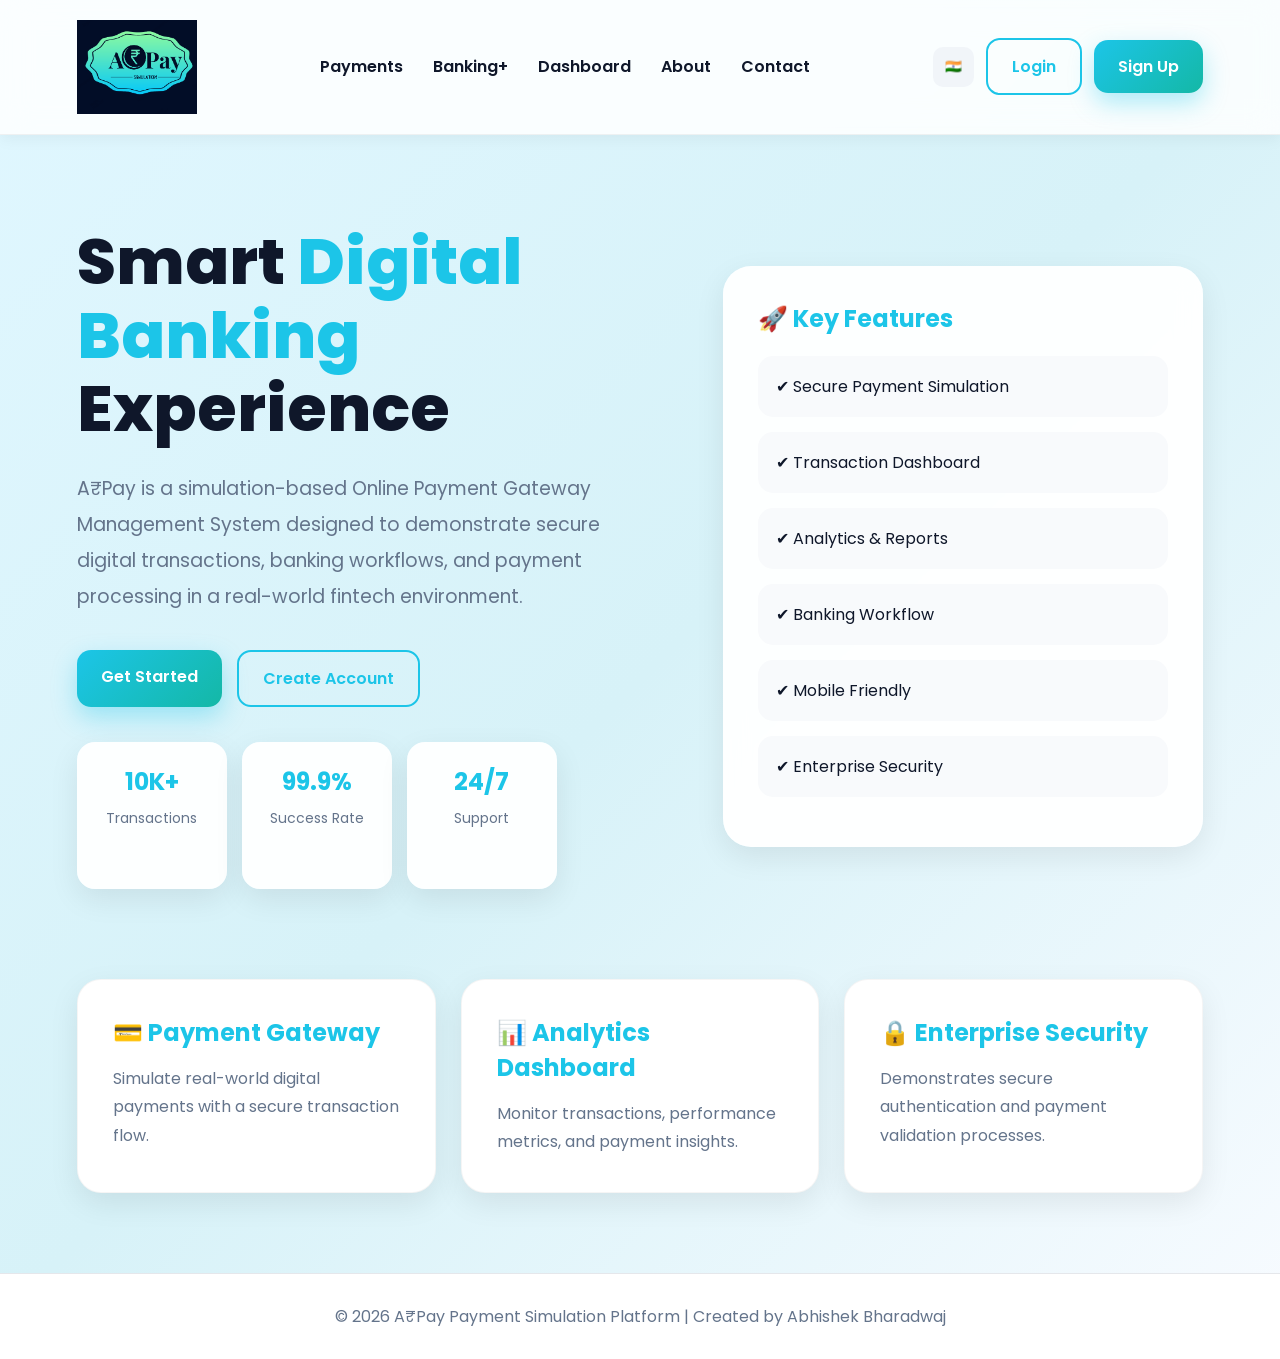
<file: index.html>
<!DOCTYPE html>
<html lang="en">

<head>

    <meta charset="UTF-8">
    <meta name="viewport" content="width=device-width, initial-scale=1.0">

    <title>A₹Pay - Smart Digital Banking</title>

    <link rel="stylesheet" href="index.css">

    <link rel="icon" type="image/png" href="images/logo.png">

    <link href="https://fonts.googleapis.com/css2?family=Poppins:wght@300;400;500;600;700;800&display=swap" rel="stylesheet">

</head>

<body>

    <!-- MOBILE MENU -->

    <div class="menu-toggle" onclick="toggleMenu()">
        ☰
    </div>

    <!-- HEADER -->

    <header>

        <div class="logo-section">

            <img src="logo.png"
                 alt="A₹Pay Logo"
                 class="logo-img">

        </div>

        <nav id="navMenu">

            <a href="#">Payments</a>
            <a href="#">Banking+</a>
            <a href="#">Dashboard</a>
            <a href="#">About</a>
            <a href="#">Contact</a>

        </nav>

        <div class="header-btn">

            <button class="flag-btn">
                🇮🇳
            </button>

            <a href="login.html" class="login-btn">
                Login
            </a>

            <a href="signup.html" class="signup-btn">
                Sign Up
            </a>

        </div>

    </header>

    <!-- HERO SECTION -->

    <section class="hero">

        <div class="hero-left">

            <h1>
                Smart
                <span>Digital Banking</span>
                Experience
            </h1>

            <p>

                A₹Pay is a simulation-based Online Payment Gateway
                Management System designed to demonstrate secure
                digital transactions, banking workflows, and
                payment processing in a real-world fintech environment.

            </p>

            <div class="hero-buttons">

                <a href="login.html" class="signup-btn hero-btn">
                    Get Started
                </a>

                <a href="signup.html" class="login-btn hero-btn">
                    Create Account
                </a>

            </div>

            <!-- STATS -->

            <div class="stats">

                <div class="stat-card">
                    <h3>10K+</h3>
                    <p>Transactions</p>
                </div>

                <div class="stat-card">
                    <h3>99.9%</h3>
                    <p>Success Rate</p>
                </div>

                <div class="stat-card">
                    <h3>24/7</h3>
                    <p>Support</p>
                </div>

            </div>

        </div>

        <!-- FEATURE BOX -->

        <div class="feature-box">

            <h2>🚀 Key Features</h2>

            <div class="feature">
                ✔ Secure Payment Simulation
            </div>

            <div class="feature">
                ✔ Transaction Dashboard
            </div>

            <div class="feature">
                ✔ Analytics & Reports
            </div>

            <div class="feature">
                ✔ Banking Workflow
            </div>

            <div class="feature">
                ✔ Mobile Friendly
            </div>

            <div class="feature">
                ✔ Enterprise Security
            </div>

        </div>

    </section>

    <!-- SERVICES -->

    <section class="cards">

        <div class="card">

            <h3>💳 Payment Gateway</h3>

            <p>
                Simulate real-world digital payments with a secure transaction flow.
            </p>

        </div>

        <div class="card">

            <h3>📊 Analytics Dashboard</h3>

            <p>
                Monitor transactions, performance metrics, and payment insights.
            </p>

        </div>

        <div class="card">

            <h3>🔒 Enterprise Security</h3>

            <p>
                Demonstrates secure authentication and payment validation processes.
            </p>

        </div>

    </section>

    <!-- FOOTER -->

    <footer>

        <p>
            © 2026 A₹Pay Payment Simulation Platform |
            Created by Abhishek Bharadwaj
        </p>

    </footer>

    <!-- JAVASCRIPT -->

    <script>

        function toggleMenu() {

            document
                .getElementById("navMenu")
                .classList.toggle("show");

        }

    </script>

</body>

</html>
</file>
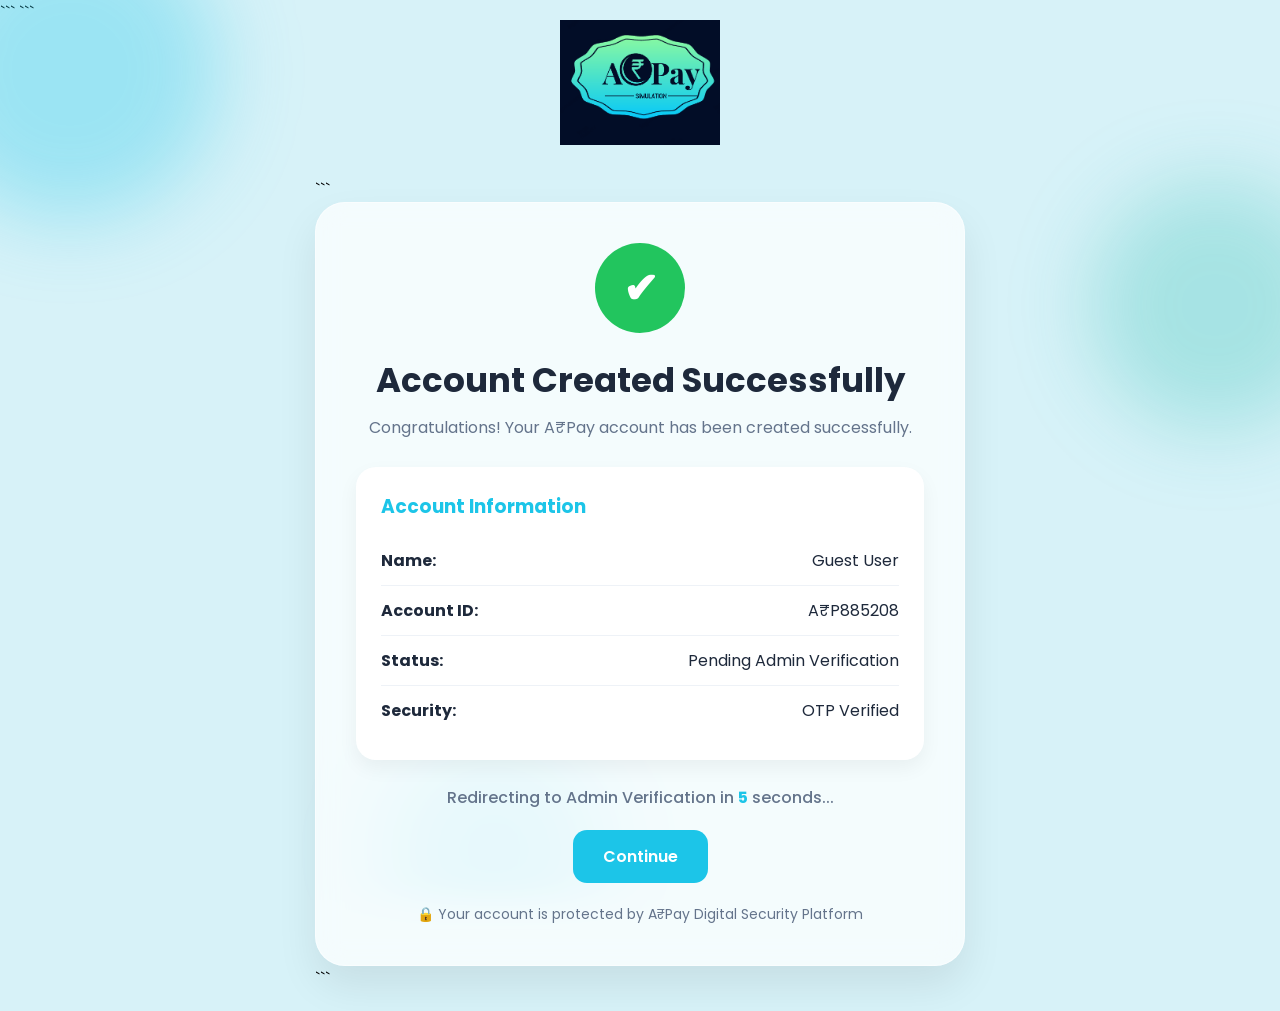
<file: accountsuccess.html>
<!DOCTYPE html>

<html lang="en">

<head>

<meta charset="UTF-8">
<meta name="viewport" content="width=device-width, initial-scale=1.0">

<title>A₹Pay - Account Created Successfully</title>

<link rel="stylesheet" href="accountsuccess.css">

<link href="https://fonts.googleapis.com/css2?family=Poppins:wght@300;400;500;600;700;800&display=swap" rel="stylesheet">

</head>

<body>

<!-- Background Animation -->

<div class="background">

```
<div class="circle circle1"></div>
<div class="circle circle2"></div>
<div class="circle circle3"></div>
```

</div>

<!-- Logo -->

<header>
<img src="logo.png"
     alt="A₹Pay Logo"
     class="logo">

</header>

<!-- Success Card -->

<div class="container">

```
<div class="success-card">

    <div class="success-icon">

        ✔

    </div>

    <h1>
        Account Created Successfully
    </h1>

    <p class="subtitle">

        Congratulations! Your A₹Pay account has been created successfully.

    </p>

    <!-- Account Information -->

    <div class="details-box">

        <h3>Account Information</h3>

        <p>
            <strong>Name:</strong>
            <span id="userName">Guest User</span>
        </p>

        <p>
            <strong>Account ID:</strong>
            <span id="accountId">ARU2026001</span>
        </p>

        <p>
            <strong>Status:</strong>
            Pending Admin Verification
        </p>

        <p>
            <strong>Security:</strong>
            OTP Verified
        </p>

    </div>

    <!-- Redirect Message -->

    <p class="loading">

        Redirecting to Admin Verification in

        <span id="countdown">

            6

        </span>

        seconds...

    </p>

    <!-- Button -->

    <a href="admin-verification.html"
       class="login-btn">

        Continue

    </a>

    <!-- Footer -->

    <p class="footer">

        🔒 Your account is protected by
        A₹Pay Digital Security Platform

    </p>

</div>
```

</div>

<script>

/* Load User Data */

const userData =
JSON.parse(
    localStorage.getItem("userData")
);

if(userData){

    document
    .getElementById("userName")
    .innerText =
    userData.fullname;

}

/* Generate Demo Account ID */

const accountId =
"A₹P" +
Math.floor(
    100000 + Math.random() * 900000
);

document
.getElementById("accountId")
.innerText =
accountId;

localStorage.setItem(
    "accountId",
    accountId
);

/* Countdown */

let seconds = 6;

const timer =
setInterval(()=>{

    seconds--;

    document
    .getElementById("countdown")
    .innerText =
    seconds;

    if(seconds <= 0){

        clearInterval(timer);

        window.location.href =
        "dashboard.html";

    }

},1000);

</script>

</body>

</html>
</file>
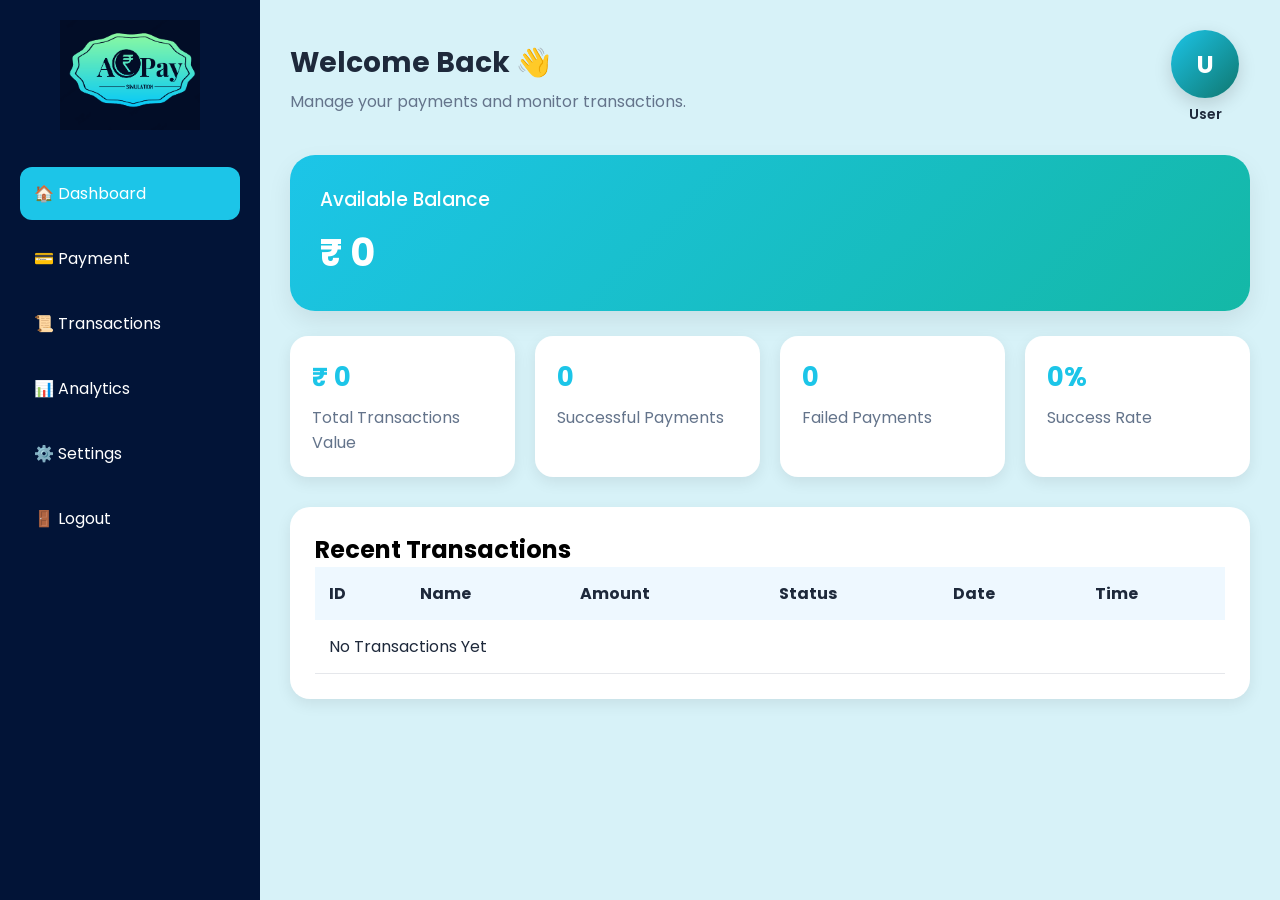
<file: dashboard.html>
<!DOCTYPE html>
<html lang="en">

<head>
<meta charset="UTF-8">
<meta name="viewport" content="width=device-width, initial-scale=1.0">

<title>A₹Pay Dashboard</title>

<link rel="stylesheet" href="dashboard.css">
<link href="https://fonts.googleapis.com/css2?family=Poppins:wght@300;400;500;600;700;800&display=swap" rel="stylesheet">
</head>

<body>

<div class="container">

    <!-- SIDEBAR -->
    <div class="sidebar">

        <div class="logo-section">
            <img src="logo.png" class="logo">
        </div>

        <ul>
            <li><a href="dashboard.html" class="active">🏠 Dashboard</a></li>
            <li><a href="payment.html">💳 Payment</a></li>
            <li><a href="transaction.html">📜 Transactions</a></li>
            <li><a href="analytic.html">📊 Analytics</a></li>
            <li><a href="setting.html">⚙️ Settings</a></li>
            <li><a href="#" onclick="logout()">🚪 Logout</a></li>
        </ul>

    </div>

    <!-- MAIN CONTENT -->
    <main class="main-content">

        <div class="header">

            <div>
                <h1>Welcome Back 👋</h1>
                <p>Manage your payments and monitor transactions.</p>
            </div>

            <div class="user-profile">
                <div class="avatar" id="avatar"></div>
                <h3 id="userName"></h3>
            </div>

        </div>

        <!-- BALANCE -->
        <div class="balance-card">
            <h3>Available Balance</h3>
            <h2 id="balance">₹ 0</h2>
        </div>

        <!-- STATS -->
        <div class="stats">

            <div class="stat-card">
                <h3 id="totalAmount">₹ 0</h3>
                <p>Total Transactions Value</p>
            </div>

            <div class="stat-card">
                <h3 id="successCount">0</h3>
                <p>Successful Payments</p>
            </div>

            <div class="stat-card">
                <h3 id="failedCount">0</h3>
                <p>Failed Payments</p>
            </div>

            <div class="stat-card">
                <h3 id="successRate">0%</h3>
                <p>Success Rate</p>
            </div>

        </div>

        <!-- RECENT TRANSACTIONS -->
        <div class="table-card">

            <h2>Recent Transactions</h2>

            <table>

                <thead>
                    <tr>
                        <th>ID</th>
                        <th>Name</th>
                        <th>Amount</th>
                        <th>Status</th>
                        <th>Date</th>
                        <th>Time</th>
                    </tr>
                </thead>

                <tbody id="txnBody">
                    <!-- Dynamic Data -->
                </tbody>

            </table>

        </div>

    </main>

</div>

<script>

/* =========================
   LOAD DASHBOARD DATA
========================= */

function loadDashboard(){

    const transactions =
        JSON.parse(localStorage.getItem("transactions")) || [];

    let totalAmount = 0;
    let success = 0;
    let failed = 0;

    transactions.forEach(t => {

        const amt = Number(t.amount || 0);

        if(t.status === "Success"){

            success++;
            totalAmount += amt;

        }else{

            failed++;
        }
    });

    const rate = transactions.length > 0
        ? ((success / transactions.length) * 100).toFixed(1)
        : 0;

    /* Dashboard Cards */

    document.getElementById("totalAmount").innerText =
        "₹ " + totalAmount;

    document.getElementById("successCount").innerText =
        success;

    document.getElementById("failedCount").innerText =
        failed;

    document.getElementById("successRate").innerText =
        rate + "%";

    document.getElementById("balance").innerText =
        "₹ " + totalAmount;

    /* Recent Transactions */

    const tbody =
        document.getElementById("txnBody");

    /* Show Latest 5 */

    const recent =
        transactions.slice(0,5);

    if(recent.length === 0){

        tbody.innerHTML = `
            <tr>
                <td colspan="6">
                    No Transactions Yet
                </td>
            </tr>
        `;

        return;
    }

    tbody.innerHTML = recent.map(t => `

        <tr>

            <td>${t.transactionId}</td>

            <td>${t.customerName}</td>

            <td>₹${t.amount}</td>

            <td class="${t.status.toLowerCase()}">
                ${t.status}
            </td>

            <td>
                ${new Date(t.date).toLocaleDateString()}
            </td>

            <td>
                ${new Date(t.date).toLocaleTimeString()}
            </td>

        </tr>

    `).join("");
}


/* =========================
   INIT
========================= */

window.onload = function(){

    let userName =
        localStorage.getItem("customerName");

    /* Fallback */

    if(!userName){

        userName = "User";
    }

    document.getElementById("userName").innerText =
        userName;

    document.getElementById("avatar").innerText =
        userName.charAt(0).toUpperCase();

    loadDashboard();
};


/* =========================
   LOGOUT
========================= */

function logout(){

    if(confirm("Are you sure you want to logout?")){

        localStorage.removeItem("customerName");

        window.location.href = "index.html";
    }
}

</script>
</body>
</html>
</file>
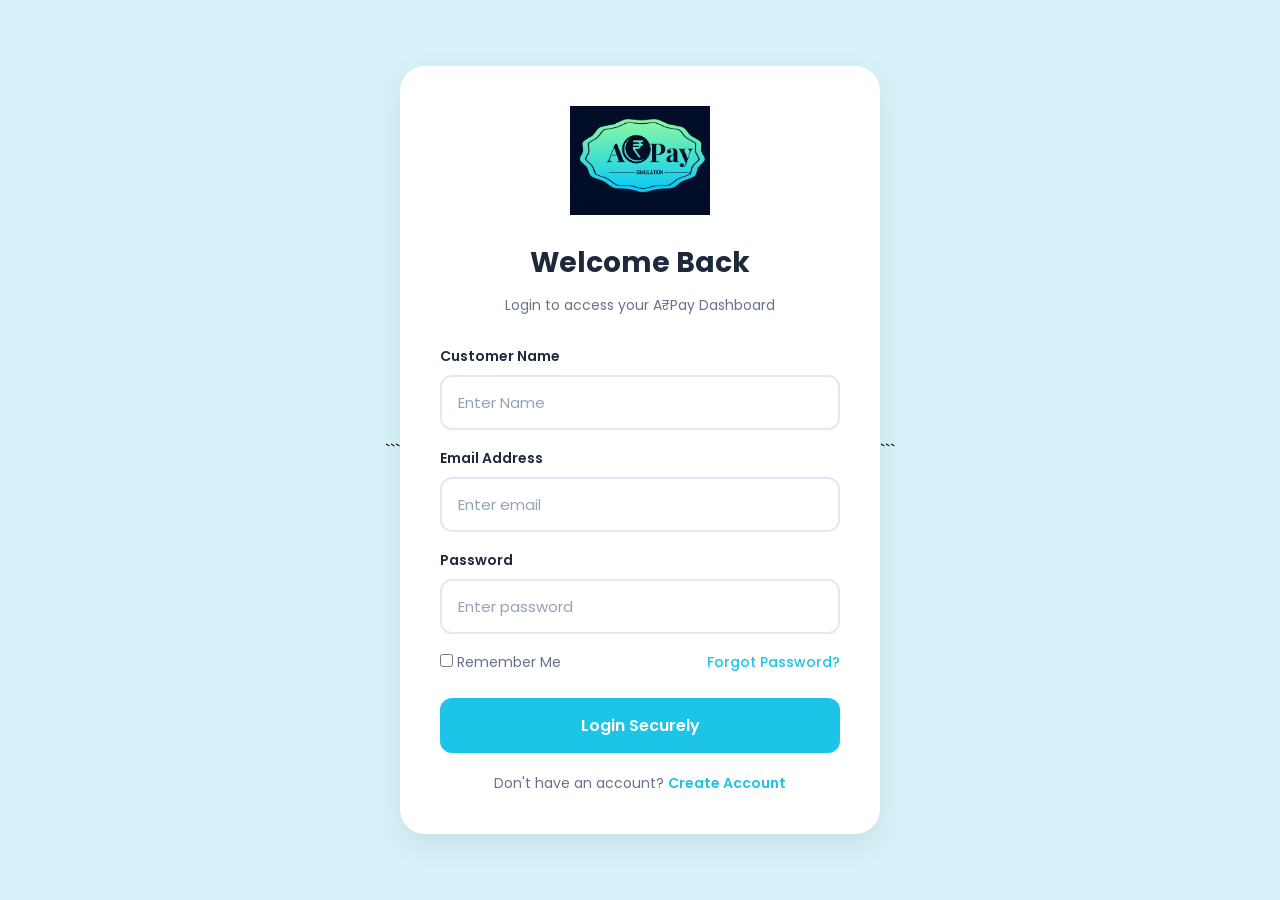
<file: login.html>
<!DOCTYPE html>

<html lang="en">

<head>

<meta charset="UTF-8">
<meta name="viewport" content="width=device-width, initial-scale=1.0">

<title>A₹Pay Login</title>

<link rel="stylesheet" href="login.css">

<link href="https://fonts.googleapis.com/css2?family=Poppins:wght@300;400;500;600;700;800&display=swap" rel="stylesheet">

</head>

<body>

<div class="login-container">

```
<div class="login-card">

    <img src="logo.png"
         alt="A₹Pay Logo"
         class="logo">

    <h2>Welcome Back</h2>

    <p class="subtitle">
        Login to access your A₹Pay Dashboard
    </p>

    <form id="loginForm">

        <div class="input-group">

            <label for="customerName">
                Customer Name
            </label>

            <input
                type="text"
                id="customerName"
                placeholder="Enter Name"
                required>

        </div>

        <div class="input-group">

            <label for="email">
                Email Address
            </label>

            <input
                type="email"
                id="email"
                placeholder="Enter email"
                required>

        </div>

        <div class="input-group">

            <label for="password">
                Password
            </label>

            <input
                type="password"
                id="password"
                placeholder="Enter password"
                required>

        </div>

        <div class="options">

            <label>

                <input type="checkbox">

                Remember Me

            </label>

            <a href="#">
                Forgot Password?
            </a>

        </div>

        <button class="login-btn" type="submit">

            Login Securely

        </button>

        <div class="signup-link">

            Don't have an account?

            <a href="signup.html">
                Create Account
            </a>

        </div>

    </form>

</div>
```

</div>

<script>

document
.getElementById("loginForm")
.addEventListener("submit", function(e){

    e.preventDefault();

    const customerName =
    document.getElementById("customerName")
    .value.trim();

    const email =
    document.getElementById("email")
    .value.trim();

    const password =
    document.getElementById("password")
    .value;

    if(
        customerName === "" ||
        email === "" ||
        password === ""
    ){

        alert(
            "Please fill in all fields."
        );

        return;

    }

    /* Get Registered User */

    const userData =
    JSON.parse(
        localStorage.getItem("userData")
    );

    if(!userData){

        alert(
            "No account found. Please sign up first."
        );

        window.location.href =
        "signup.html";

        return;

    }

    /* Validate Login */

    if(
        userData.fullname !== customerName ||
        userData.email !== email ||
        userData.password !== password
    ){

        alert(
            "Invalid login credentials."
        );

        return;

    }

    localStorage.setItem(
        "customerName",
        customerName
    );

    localStorage.setItem(
        "authFlow",
        "login"
    );

    localStorage.setItem(
        "isLoggedIn",
        "true"
    );

    window.location.href =
    "verification.html";

});

</script>

</body>

</html>
</file>
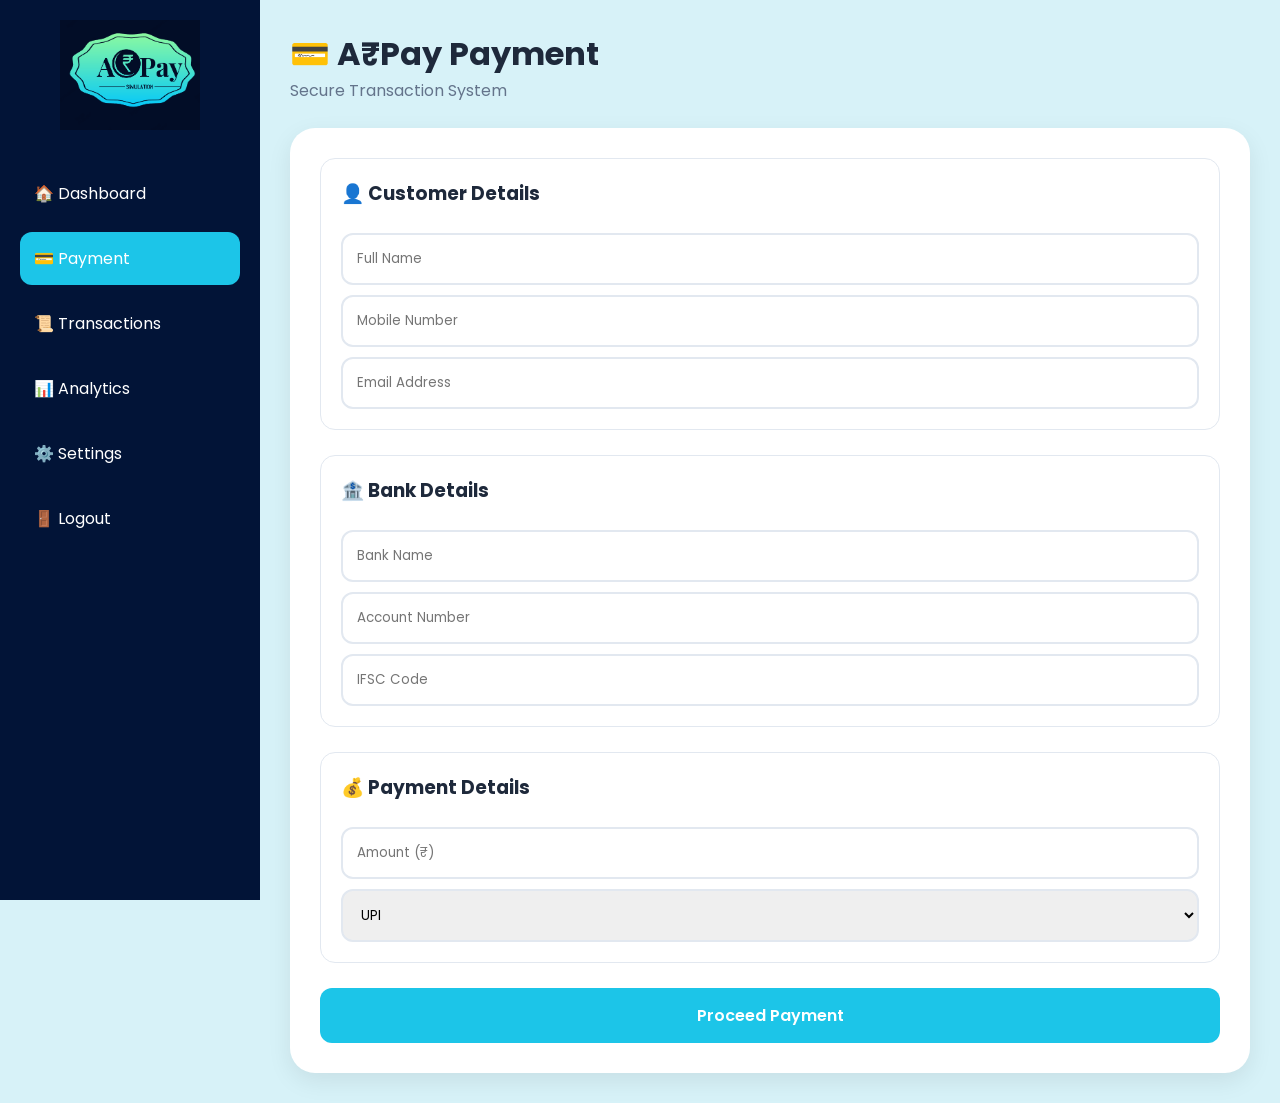
<file: payment.html>
<!DOCTYPE html>
<html lang="en">

<head>

<meta charset="UTF-8">
<meta name="viewport" content="width=device-width, initial-scale=1.0">

<title>A₹Pay Payment Gateway</title>

<link rel="stylesheet" href="payment.css">

<link href="https://fonts.googleapis.com/css2?family=Poppins:wght@300;400;500;600;700;800&display=swap" rel="stylesheet">

</head>

<body>

<div class="container">

    <!-- SIDEBAR -->

    <div class="sidebar">

        <div class="logo-section">

            <img src="logo.png"
                 alt="A₹Pay Logo"
                 class="logo">

        </div>

        <ul>

            <li>
                <a href="dashboard.html">🏠 Dashboard</a>
            </li>

            <li>
                <a href="payment.html" class="active">
                    💳 Payment
                </a>
            </li>

            <li>
                <a href="transaction.html">
                    📜 Transactions
                </a>
            </li>

            <li>
                <a href="analytic.html">
                    📊 Analytics
                </a>
            </li>

            <li>
                <a href="settings.html">
                    ⚙️ Settings
                </a>
            </li>

            <li>
                <a href="#" onclick="logout()">
                    🚪 Logout
                </a>
            </li>

        </ul>

    </div>

    <!-- MAIN CONTENT -->

    <main class="main-content">

        <div class="header">

            <h1>💳 A₹Pay Payment</h1>

            <p>Secure Transaction System</p>

        </div>

        <div class="payment-card">

            <form id="paymentForm">

                <!-- CUSTOMER DETAILS -->

                <div class="form-section">

                    <h3>👤 Customer Details</h3>

                    <input
                        type="text"
                        id="customerName"
                        placeholder="Full Name"
                        required>

                    <input
                        type="text"
                        id="mobile"
                        placeholder="Mobile Number"
                        required>

                    <input
                        type="email"
                        id="email"
                        placeholder="Email Address"
                        required>

                </div>

                <!-- BANK DETAILS -->

                <div class="form-section">

                    <h3>🏦 Bank Details</h3>

                    <input
                        type="text"
                        id="bankName"
                        placeholder="Bank Name"
                        required>

                    <input
                        type="text"
                        id="accountNumber"
                        placeholder="Account Number"
                        required>

                    <input
                        type="text"
                        id="ifsc"
                        placeholder="IFSC Code"
                        required>

                </div>

                <!-- PAYMENT DETAILS -->

                <div class="form-section">

                    <h3>💰 Payment Details</h3>

                    <input
                        type="number"
                        id="amount"
                        placeholder="Amount (₹)"
                        required>

                    <select id="paymentMethod" required>
                      <option value="upi">UPI</option>
<option value="creditcard">Credit Card</option>
<option value="debitcard">Debit Card</option>
<option value="netbanking">Net Banking</option>

                    </select>

                    <!-- UPI -->

                    <div id="upiBox" class="card-box hidden">

                        <span class="box-close"
                              onclick="closeBox('upiBox')">
                            ×
                        </span>

                        <p>🔵 UPI Payment</p>

                        <input
                            type="text"
                            id="upiId"
                            placeholder="Enter UPI ID">

                    </div>

                    <!-- CARD -->

                    <div id="cardBox" class="card-box hidden">

                        <span class="box-close"
                              onclick="closeBox('cardBox')">
                            ×
                        </span>

                        <p>💳 Card Details</p>

                        <input
                            type="text"
                            id="cardNumber"
                            placeholder="Card Number">

                        <input
                            type="text"
                            id="expiryDate"
                            placeholder="MM/YY">

                        <input
                            type="password"
                            id="cvv"
                            placeholder="CVV">

                    </div>

                    <!-- NET BANKING -->

                    <div id="netbankingBox" class="card-box hidden">

                        <span class="box-close"
                              onclick="closeBox('netbankingBox')">
                            ×
                        </span>

                        <p>🏦 Net Banking</p>

                        <input
                            type="text"
                            id="netUser"
                            placeholder="User ID">

                        <input
                            type="password"
                            id="netPassword"
                            placeholder="Password">

                    </div>

                </div>

                <button type="submit">

                    Proceed Payment

                </button>

            </form>

        </div>

    </main>

</div>

<script>

/* PAYMENT METHOD */

document.getElementById("paymentMethod")
.addEventListener("change", function(){

    const method = this.value;

    document.getElementById("upiBox")
    .classList.add("hidden");

    document.getElementById("cardBox")
    .classList.add("hidden");

    document.getElementById("netbankingBox")
    .classList.add("hidden");

    if(method === "upi"){

        document.getElementById("upiBox")
        .classList.remove("hidden");

    }
    else if(
        method === "creditcard" ||
        method === "debitcard"
    ){

        document.getElementById("cardBox")
        .classList.remove("hidden");

    }
    else if(method === "netbanking"){

        document.getElementById("netbankingBox")
        .classList.remove("hidden");

    }

});

/* CLOSE BOX */

function closeBox(id){

    document.getElementById(id)
    .classList.add("hidden");

}

/* PAYMENT SUBMIT */

document
.getElementById("paymentForm")
.addEventListener("submit", function(e){

    e.preventDefault();

    const transaction = {

        transactionId:
        "TXN" + Date.now(),

        customerName:
        document.getElementById("customerName").value,

        mobile:
        document.getElementById("mobile").value,

        email:
        document.getElementById("email").value,

        bankName:
        document.getElementById("bankName").value,

        accountNumber:
        document.getElementById("accountNumber").value,

        ifsc:
        document.getElementById("ifsc").value,

        amount:
        Number(
            document.getElementById("amount").value
        ),

        method:
        document.getElementById("paymentMethod")
        .value.toUpperCase(),
        
      status: "Pending",
date: new Date().toISOString()

    };

    /* SAVE PAYMENT */

    localStorage.setItem(
        "paymentData",
        JSON.stringify(transaction)
    );

    /* SAVE TRANSACTION */

    let transactions =
    JSON.parse(
        localStorage.getItem("transactions")
    ) || [];

    transactions.unshift(transaction);

    localStorage.setItem(
        "transactions",
        JSON.stringify(transactions)
    );

    /* OTP FLOW */

    localStorage.setItem(
        "authFlow",
        "payment"
    );

    window.location.href =
    "verification.html";

});

/* LOGOUT */

function logout(){

    localStorage.removeItem(
        "isLoggedIn"
    );

    window.location.href =
    "index.html";

}

</script>

</body>
</html>
</file>
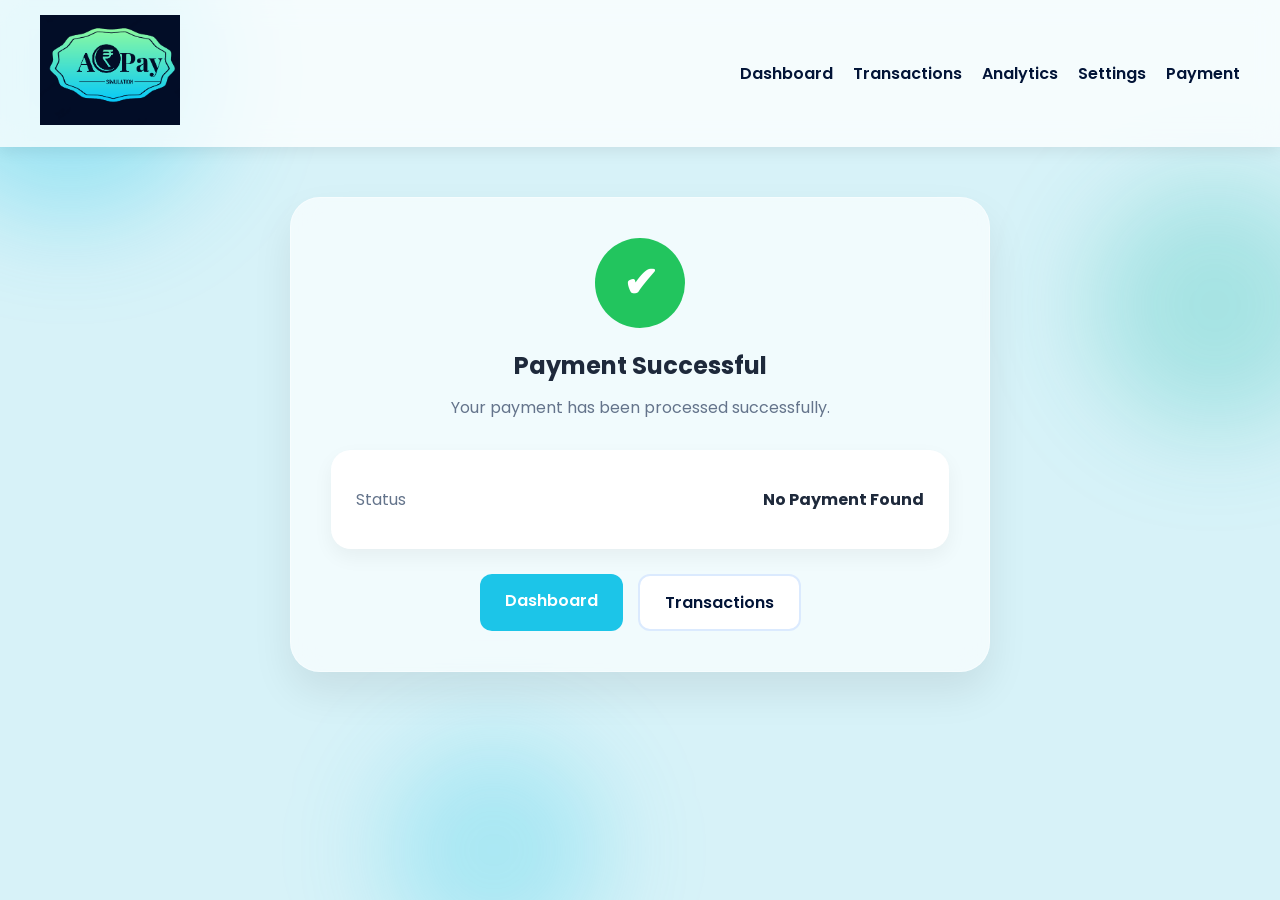
<file: paymentsuccess.html>
<!DOCTYPE html>
<html lang="en">

<head>
<meta charset="UTF-8">
<meta name="viewport" content="width=device-width, initial-scale=1.0">

<title>A₹Pay - Payment Successful</title>

<link rel="stylesheet" href="paymentsuccess.css">
<link href="https://fonts.googleapis.com/css2?family=Poppins:wght@300;400;500;600;700;800&display=swap" rel="stylesheet">
</head>

<body>

<!-- BACKGROUND -->
<div class="background">
    <div class="circle circle1"></div>
    <div class="circle circle2"></div>
    <div class="circle circle3"></div>
</div>

<!-- HEADER -->
<header class="navbar">

    <div class="logo-section">
        <img src="logo.png" class="logo" alt="A₹Pay Logo">
    </div>

    <ul class="nav-links">
        <li><a href="dashboard.html">Dashboard</a></li>
        <li><a href="transaction.html">Transactions</a></li>
        <li><a href="analytic.html">Analytics</a></li>
        <li><a href="setting.html">Settings</a></li>
        <li><a href="payment.html">Payment</a></li>
    </ul>

</header>

<!-- SUCCESS SECTION -->
<section class="success-section">

    <div class="success-card">

        <div class="success-icon">✔</div>

        <h1>Payment Successful</h1>

        <p class="message">Your payment has been processed successfully.</p>

        <!-- PAYMENT DETAILS -->
        <div class="payment-details" id="details">
            Loading payment details...
        </div>

        <!-- BUTTONS -->
        <div class="btn-group">
            <a href="dashboard.html" class="btn primary-btn">Dashboard</a>
            <a href="transaction.html" class="btn secondary-btn">Transactions</a>
        </div>

    </div>

</section>

<script>

/* GET PAYMENT DATA */
let data = JSON.parse(localStorage.getItem("paymentData"));
const detailsDiv = document.getElementById("details");

/* UPDATE TRANSACTION STATUS TO SUCCESS */
if(data){

    data.status = "Success";

    localStorage.setItem(
        "paymentData",
        JSON.stringify(data)
    );

    let transactions =
    JSON.parse(
        localStorage.getItem("transactions")
    ) || [];

    transactions = transactions.map(t => {

        if(
            t.transactionId === data.transactionId
        ){

            t.status = "Success";

        }

        return t;

    });

    localStorage.setItem(
        "transactions",
        JSON.stringify(transactions)
    );

}

/* DATE FORMAT */
function formatDateTime(dateValue){

    if(!dateValue) return "N/A";

    const d = new Date(dateValue);

    if(isNaN(d.getTime())) return "N/A";

    return d.toLocaleDateString("en-IN") +
    " • " +
    d.toLocaleTimeString("en-IN",{
        hour:"2-digit",
        minute:"2-digit"
    });

}

/* SHOW DETAILS */
if(data){

    detailsDiv.innerHTML = `

    <div class="detail-row">
        <span>Transaction ID</span>
        <strong>${data.transactionId}</strong>
    </div>

    <div class="detail-row">
        <span>Customer Name</span>
        <strong>${data.customerName}</strong>
    </div>

    <div class="detail-row">
        <span>Amount</span>
        <strong>₹${data.amount}</strong>
    </div>

    <div class="detail-row">
        <span>Payment Method</span>
        <strong>${data.method}</strong>
    </div>

    <div class="detail-row">
        <span>Date & Time</span>
        <strong>${formatDateTime(data.date)}</strong>
    </div>

    <div class="detail-row">
        <span>Status</span>
        <strong class="success-status">
            Success
        </strong>
    </div>

    `;

}else{

    detailsDiv.innerHTML = `
        <div class="detail-row">
            <span>Status</span>
            <strong>No Payment Found</strong>
        </div>
    `;

}

</script>

</body>
</html>
</file>
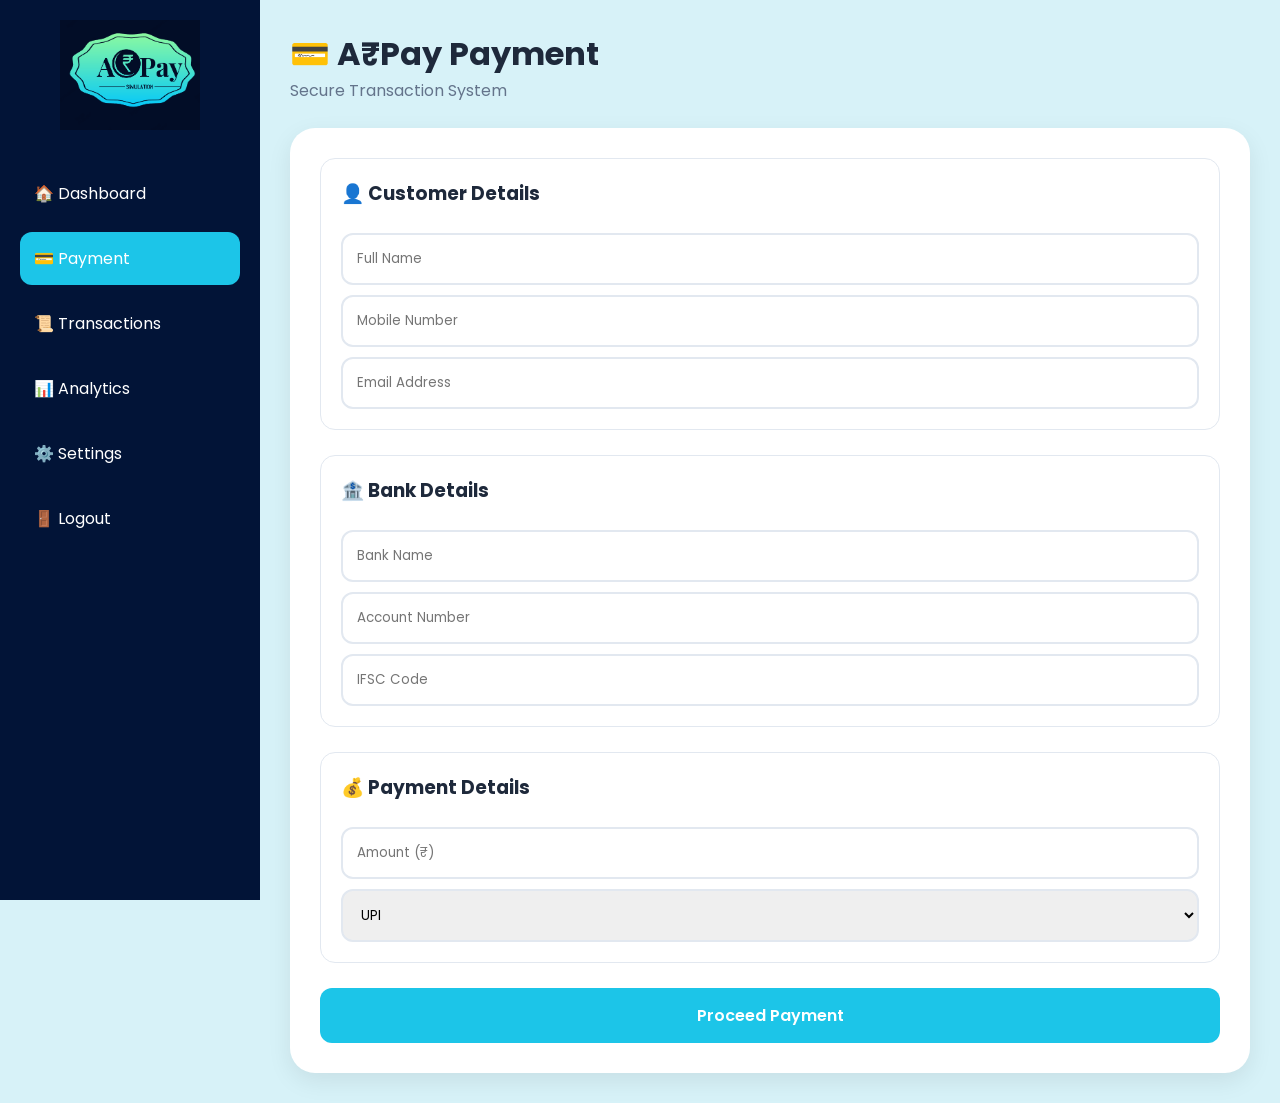
<file: processing.html>
<!DOCTYPE html>
<html lang="en">
<head>

<meta charset="UTF-8">
<meta name="viewport" content="width=device-width, initial-scale=1.0">

<title>A₹Pay - Processing Payment</title>

<link rel="stylesheet" href="processing.css">

<link href="https://fonts.googleapis.com/css2?family=Poppins:wght@300;400;500;600;700;800&display=swap" rel="stylesheet">

</head>

<body>

<!-- BACKGROUND -->
<div class="background">
    <div class="circle circle1"></div>
    <div class="circle circle2"></div>
    <div class="circle circle3"></div>
</div>

<!-- PROCESSING CARD -->
<div class="processing-card">

    <img src="logo.png"
         alt="A₹Pay Logo"
         class="logo">

    <h1>Processing Payment</h1>

    <p class="subtitle">
        Please wait while we securely process your transaction.
    </p>

    <!-- LOADER -->
    <div class="loader"></div>

    <!-- PROGRESS BAR -->
    <div class="progress">

        <div class="progress-bar"
             id="progressBar">
            0%
        </div>

    </div>

    <!-- STATUS -->
    <p class="status" id="statusText">
        Connecting to Bank Server...
    </p>

</div>

<script>

/* CHECK PAYMENT DATA */
const paymentData =
JSON.parse(localStorage.getItem("paymentData"));

if (!paymentData) {

    alert("No payment found.");

    window.location.href = "payment.html";

}

/* ELEMENTS */
const progressBar =
document.getElementById("progressBar");

const statusText =
document.getElementById("statusText");

let progress = 0;

const statuses = [

    "Connecting to Bank Server...",
    "Verifying Payment Details...",
    "Authenticating Payment...",
    "Finalizing Transaction...",
    "Payment Approved"

];

/* PROCESS ANIMATION */

const timer = setInterval(() => {

    progress += 5;

    progressBar.style.width =
    progress + "%";

    progressBar.innerText =
    progress + "%";

    if(progress === 25){

        statusText.innerText =
        statuses[1];

    }

    if(progress === 50){

        statusText.innerText =
        statuses[2];

    }

    if(progress === 75){

        statusText.innerText =
        statuses[3];

    }

    if(progress >= 100){

        clearInterval(timer);

        progressBar.style.width = "100%";
        progressBar.innerText = "100%";

        statusText.innerText =
        statuses[4];

        /* UPDATE PAYMENT STATUS */

        paymentData.status = "Success";

        localStorage.setItem(
            "paymentData",
            JSON.stringify(paymentData)
        );

        /* UPDATE TRANSACTION LIST */

        let transactions =
        JSON.parse(
            localStorage.getItem("transactions")
        ) || [];

        transactions = transactions.map(t => {

            if(
                t.transactionId ===
                paymentData.transactionId
            ){

                t.status = "Success";

            }

            return t;

        });

        localStorage.setItem(
            "transactions",
            JSON.stringify(transactions)
        );

        /* REDIRECT */

        setTimeout(() => {

            window.location.href =
            "paymentsuccess.html";

        }, 1000);

    }

}, 250);

</script>

</body>
</html>
</file>
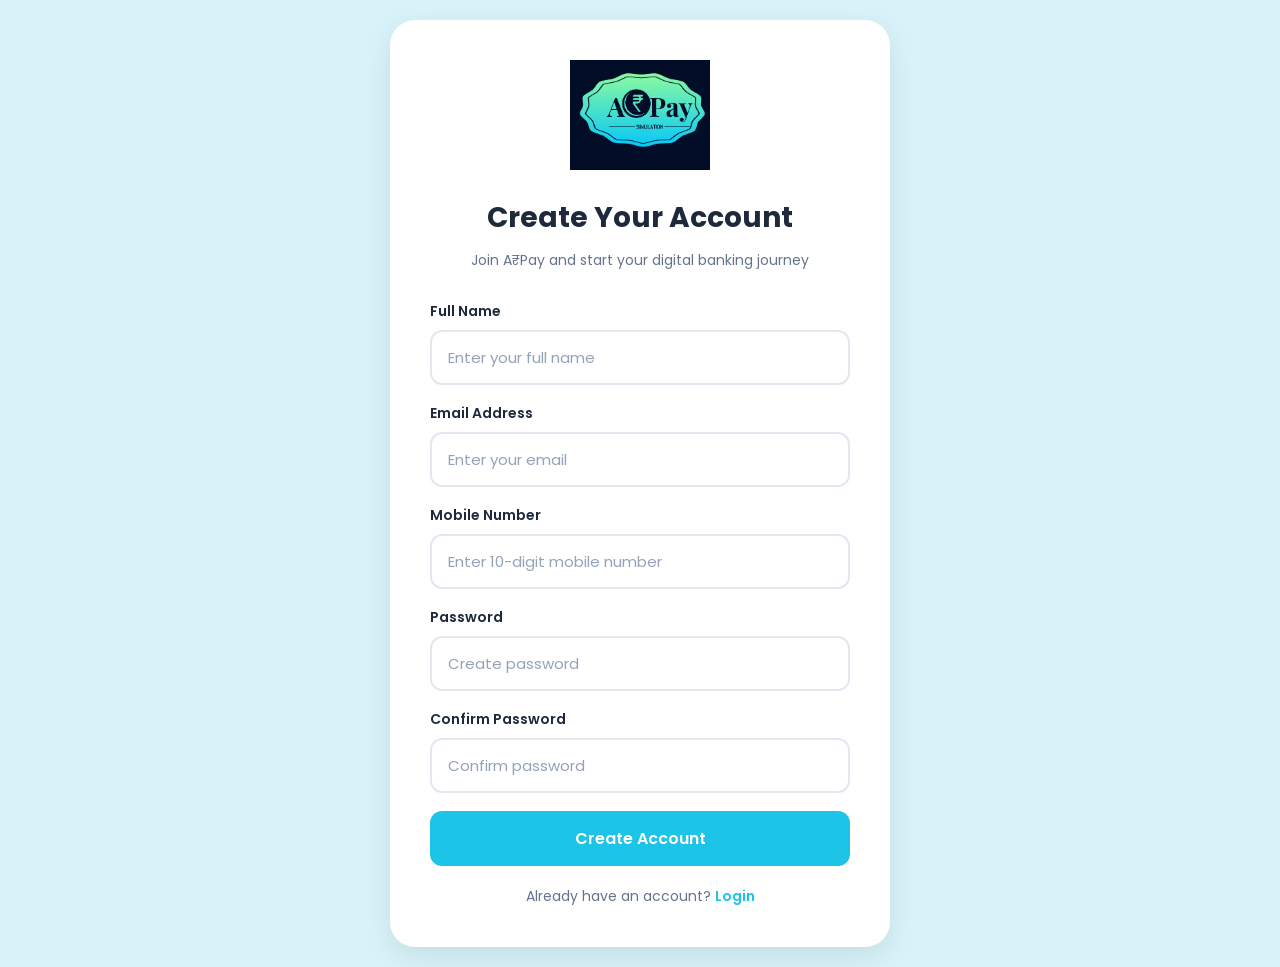
<file: signup.html>
<!DOCTYPE html>
<html lang="en">

<head>

    <meta charset="UTF-8">
    <meta name="viewport" content="width=device-width, initial-scale=1.0">

    <title>A₹Pay Sign Up</title>

    <link rel="stylesheet" href="signup.css">

    <link href="https://fonts.googleapis.com/css2?family=Poppins:wght@300;400;500;600;700;800&display=swap" rel="stylesheet">

</head>

<body>

    <div class="signup-container">

        <div class="signup-card">

            <img src="logo.png"
                 alt="A₹Pay Logo"
                 class="logo">

            <h2>Create Your Account</h2>

            <p class="subtitle">
                Join A₹Pay and start your digital banking journey
            </p>

            <form id="signupForm">

                <div class="input-group">

                    <label for="fullname">Full Name</label>

                    <input
                        type="text"
                        id="fullname"
                        placeholder="Enter your full name"
                        required>

                </div>

                <div class="input-group">

                    <label for="email">Email Address</label>

                    <input
                        type="email"
                        id="email"
                        placeholder="Enter your email"
                        required>

                </div>

                <div class="input-group">

                    <label for="mobile">Mobile Number</label>

                    <input
                        type="tel"
                        id="mobile"
                        maxlength="10"
                        inputmode="numeric"
                        pattern="[0-9]{10}"
                        placeholder="Enter 10-digit mobile number"
                        required>

                </div>

                <div class="input-group">

                    <label for="password">Password</label>

                    <input
                        type="password"
                        id="password"
                        placeholder="Create password"
                        required>

                </div>

                <div class="input-group">

                    <label for="confirmPassword">Confirm Password</label>

                    <input
                        type="password"
                        id="confirmPassword"
                        placeholder="Confirm password"
                        required>

                </div>

                <button class="signup-btn" type="submit">
                    Create Account
                </button>

                <div class="login-link">

                    Already have an account?

                    <a href="login.html">
                        Login
                    </a>

                </div>

            </form>

        </div>

    </div>

    <script>

        document.getElementById("signupForm")
        .addEventListener("submit", function(e){

            e.preventDefault();

            const fullname =
            document.getElementById("fullname").value.trim();

            const email =
            document.getElementById("email").value.trim();

            const mobile =
            document.getElementById("mobile").value.trim();

            const password =
            document.getElementById("password").value;

            const confirmPassword =
            document.getElementById("confirmPassword").value;

            // Full Name Validation
            if(fullname.length < 3){

                alert("Please enter a valid full name.");
                return;

            }

            // Mobile Validation
            if(!/^[0-9]{10}$/.test(mobile)){

                alert("Please enter a valid 10-digit mobile number.");
                return;

            }

            // Password Validation
            if(password.length < 6){

                alert("Password must be at least 6 characters long.");
                return;

            }

            // Confirm Password Validation
            if(password !== confirmPassword){

                alert("Passwords do not match!");
                return;

            }

            // Save User Data
            const userData = {

                fullname,
                email,
                mobile,
                password,
                accountStatus: "Pending",
                createdAt: new Date().toLocaleString()

            };

            localStorage.setItem(
                "userData",
                JSON.stringify(userData)
            );

            localStorage.setItem(
                "demoUser",
                fullname
            );

            localStorage.setItem(
                "verificationType",
                "signup"
            );

            localStorage.setItem(
                "authFlow",
                "signup"
            );

            // Redirect to OTP Verification
            window.location.href =
            "verification.html";

        });

    </script>

</body>

</html>
</file>
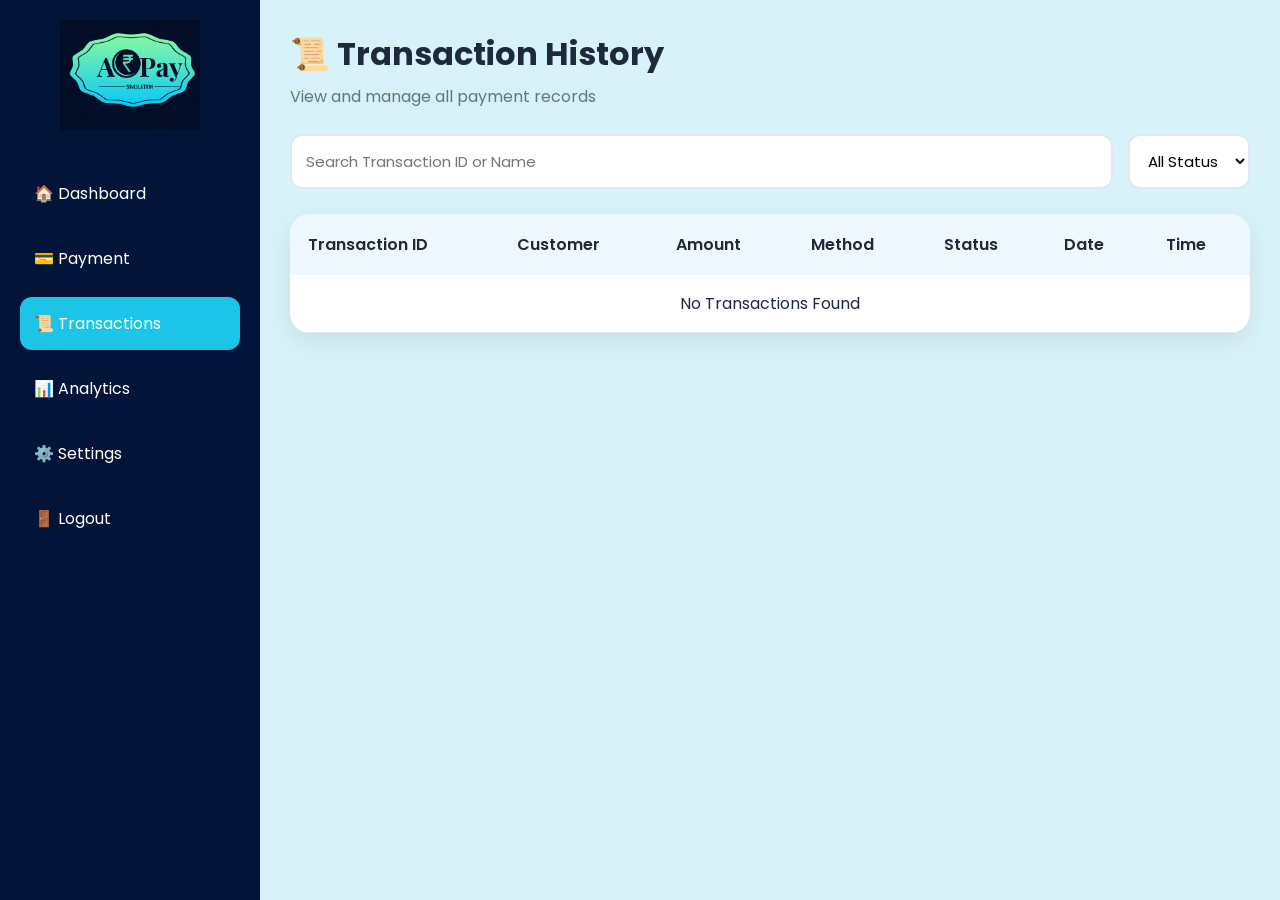
<file: transaction.html>
<!DOCTYPE html>
<html lang="en">

<head>
<meta charset="UTF-8">
<meta name="viewport" content="width=device-width, initial-scale=1.0">

<title>A₹Pay Transactions</title>

<link rel="stylesheet" href="transaction.css">
<link href="https://fonts.googleapis.com/css2?family=Poppins:wght@300;400;500;600;700;800&display=swap" rel="stylesheet">
</head>

<body>

<div class="container">

    <!-- SIDEBAR -->
    <div class="sidebar">

        <div class="logo-section">
            <img src="logo.png" class="logo">
        </div>

        <ul>
            <li><a href="dashboard.html">🏠 Dashboard</a></li>
            <li><a href="payment.html">💳 Payment</a></li>
            <li><a href="transaction.html" class="active">📜 Transactions</a></li>
            <li><a href="analytic.html">📊 Analytics</a></li>
            <li><a href="setting.html">⚙️ Settings</a></li>
            <li><a href="index.html">🚪 Logout</a></li>
        </ul>

    </div>

    <!-- MAIN CONTENT -->
    <main class="main-content">

        <div class="header">
            <h1>📜 Transaction History</h1>
            <p>View and manage all payment records</p>
        </div>

        <!-- FILTER -->
        <div class="filter-section">

            <input type="text" id="searchInput" placeholder="Search Transaction ID or Name">

            <select id="statusFilter">
                <option value="all">All Status</option>
                <option value="success">Success</option>
                <option value="failed">Failed</option>
            </select>

        </div>

        <!-- TABLE -->
        <div class="table-card">

            <table id="transactionTable">

                <thead>
                    <tr>
                        <th>Transaction ID</th>
                        <th>Customer</th>
                        <th>Amount</th>
                        <th>Method</th>
                        <th>Status</th>
                        <th>Date</th>
                        <th>Time</th>
                    </tr>
                </thead>

                <tbody id="txnBody">
                </tbody>

            </table>

        </div>

    </main>

</div>

<script>

/* FORMAT DATE & TIME */
function formatDateTime(dateValue){

```
if(!dateValue){

    return {
        date:"N/A",
        time:"N/A"
    };

}

const d = new Date(dateValue);

if(isNaN(d.getTime())){

    return {
        date:"N/A",
        time:"N/A"
    };

}

return {

    date:
    d.toLocaleDateString("en-IN"),

    time:
    d.toLocaleTimeString(
        "en-IN",
        {
            hour:"2-digit",
            minute:"2-digit"
        }
    )

};
```

}


/* LOAD TRANSACTIONS */
function loadTransactions(){

    const transactions =
    JSON.parse(
        localStorage.getItem("transactions")
    ) || [];

    const tbody =
    document.getElementById("txnBody");

    tbody.innerHTML = "";

    if(transactions.length === 0){

        tbody.innerHTML = `
            <tr>
                <td colspan="7"
                    style="text-align:center;">
                    No Transactions Found
                </td>
            </tr>
        `;

        return;
    }

    transactions.forEach(t=>{

        const d =
        new Date(t.date);

        const date =
        d.toLocaleDateString("en-IN");

        const time =
        d.toLocaleTimeString(
            "en-IN",
            {
                hour:"2-digit",
                minute:"2-digit"
            }
        );

        tbody.innerHTML += `

        <tr>

            <td>${t.transactionId}</td>

            <td>${t.customerName}</td>

            <td>₹${t.amount}</td>

            <td>${t.method}</td>

            <td class="success">
                ${t.status}
            </td>

            <td>${date}</td>

            <td>${time}</td>

        </tr>

        `;

    });

}

/* SEARCH */
document.getElementById("searchInput").addEventListener("keyup", function () {

    const value = this.value.toLowerCase();
    const rows = document.querySelectorAll("#txnBody tr");

    rows.forEach(row => {
        row.style.display = row.innerText.toLowerCase().includes(value) ? "" : "none";
    });

});

/* STATUS FILTER */
document.getElementById("statusFilter").addEventListener("change", function () {

    const filter = this.value.toLowerCase();
    const rows = document.querySelectorAll("#txnBody tr");

    rows.forEach(row => {

        const status = row.cells[4].innerText.toLowerCase();

        if (filter === "all") {
            row.style.display = "";
        } else {
            row.style.display = status === filter ? "" : "none";
        }

    });

});

/* INIT */
loadTransactions();

</script>

</body>
</html>
</file>
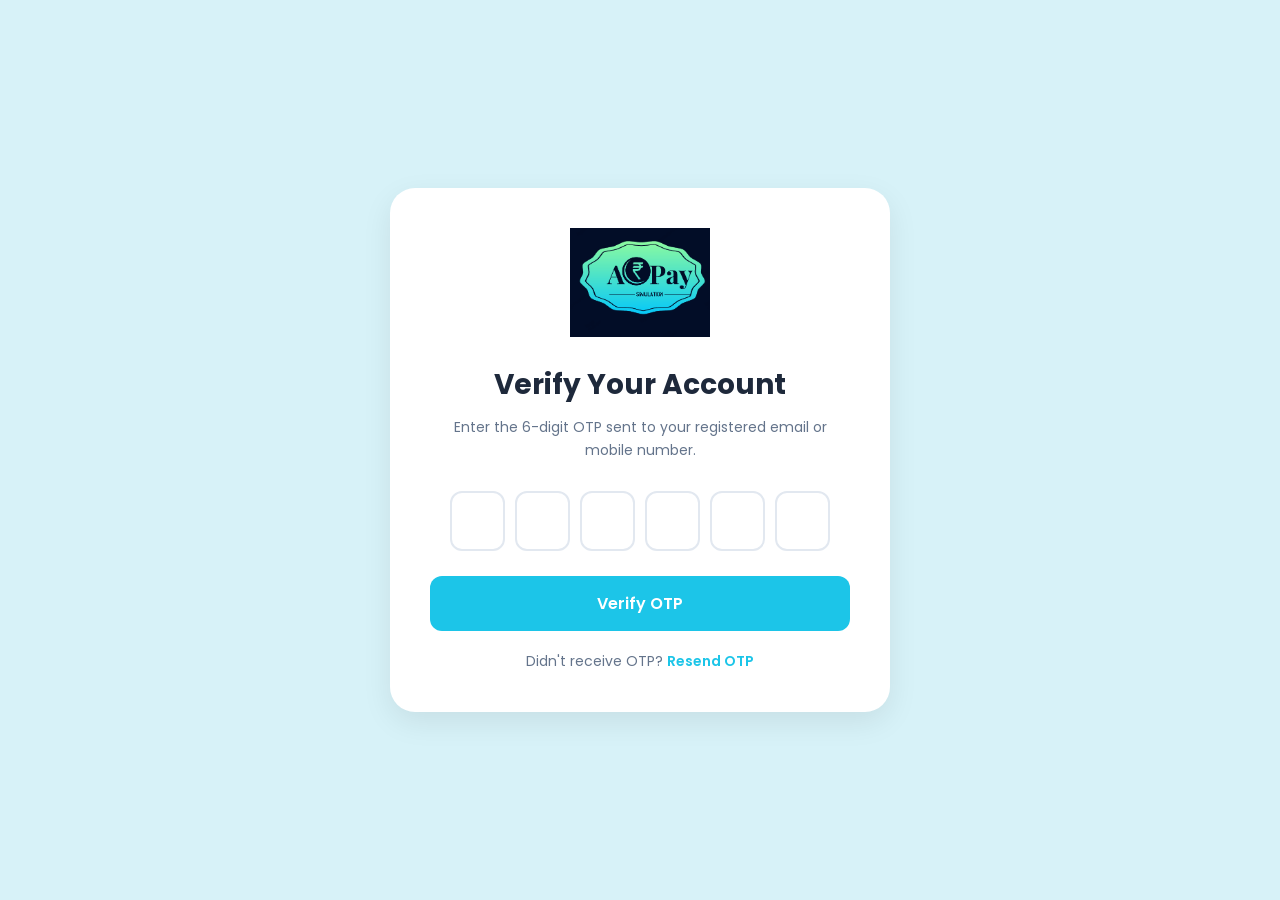
<file: verification.html>
<!DOCTYPE html>
<html lang="en">

<head>

    <meta charset="UTF-8">
    <meta name="viewport" content="width=device-width, initial-scale=1.0">

    <title>A₹Pay Verification</title>

    <link rel="stylesheet" href="verification.css">

    <link href="https://fonts.googleapis.com/css2?family=Poppins:wght@300;400;500;600;700;800&display=swap" rel="stylesheet">

</head>

<body>

    <div class="verify-container">

        <div class="verify-card">

            <img src="logo.png"
                 alt="A₹Pay Logo"
                 class="logo">

            <h2>Verify Your Account</h2>

            <p class="subtitle">
                Enter the 6-digit OTP sent to your registered email or mobile number.
            </p>

            <div class="otp-box">

                <input type="text" maxlength="1" class="otp" inputmode="numeric">
                <input type="text" maxlength="1" class="otp" inputmode="numeric">
                <input type="text" maxlength="1" class="otp" inputmode="numeric">
                <input type="text" maxlength="1" class="otp" inputmode="numeric">
                <input type="text" maxlength="1" class="otp" inputmode="numeric">
                <input type="text" maxlength="1" class="otp" inputmode="numeric">

            </div>

            <button id="verifyBtn">
                Verify OTP
            </button>

            <div class="resend">

                Didn't receive OTP?

                <a href="#" id="resendOtp">
                    Resend OTP
                </a>

            </div>

        </div>

    </div>

    <script>

        const otpInputs =
        document.querySelectorAll(".otp");

        /* Auto Move + Number Only */

        otpInputs.forEach((input, index) => {

            input.addEventListener("input", () => {

                input.value =
                input.value.replace(/[^0-9]/g, "");

                if (
                    input.value.length === 1 &&
                    index < otpInputs.length - 1
                ) {
                    otpInputs[index + 1].focus();
                }

            });

            /* Backspace Support */

            input.addEventListener("keydown", (e) => {

                if (
                    e.key === "Backspace" &&
                    input.value === "" &&
                    index > 0
                ) {
                    otpInputs[index - 1].focus();
                }

            });

        });

        /* Paste Full OTP Support */

        otpInputs[0].addEventListener("paste", (e) => {

            e.preventDefault();

            const pastedData =
            (e.clipboardData || window.clipboardData)
            .getData("text")
            .replace(/\D/g, "")
            .slice(0, 6);

            pastedData.split("").forEach((digit, index) => {

                if (otpInputs[index]) {
                    otpInputs[index].value = digit;
                }

            });

        });

        /* Verify OTP */

        document
        .getElementById("verifyBtn")
        .addEventListener("click", () => {

            let otp = "";

            otpInputs.forEach(input => {
                otp += input.value;
            });

            if (otp.length !== 6) {

                alert("Please enter a valid 6-digit OTP.");
                return;

            }

            localStorage.setItem(
                "otpVerified",
                "true"
            );

            const authFlow =
            localStorage.getItem("authFlow");

            if (authFlow === "signup") {

                window.location.href =
                "accountsuccess.html";

            }

            else if (authFlow === "login") {

                window.location.href =
                "dashboard.html";

            }

            else if (authFlow === "payment") {

                window.location.href =
                "processing.html";

            }

            else {

                alert(
                    "Session expired. Please start again."
                );

                window.location.href =
                "index.html";

            }

        });
        

        /* Resend OTP */

        document
        .getElementById("resendOtp")
        .addEventListener("click", (e) => {

            e.preventDefault();

            alert(
                "OTP has been resent successfully."
            );

        });

    </script>

</body>

</html>
</file>
<file: index.css>
/* =========================================
   GLOBAL
========================================= */

*{
    margin:0;
    padding:0;
    box-sizing:border-box;
    font-family:'Poppins',sans-serif;
}

html{
    scroll-behavior:smooth;
}

:root{

    --bg:#d7f2f8;
    --sidebar:#021437;

    --primary:#1cc5e8;
    --primary-hover:#0ea5c6;

    --accent:#14b8a6;

    --card:#ffffff;

    --text:#0f172a;
    --light:#64748b;

    --shadow:
    0 10px 30px rgba(0,0,0,.08);

    --shadow-hover:
    0 20px 45px rgba(0,0,0,.12);

    --radius:24px;
}

body{

    background:
    linear-gradient(
        135deg,
        #e0f7ff 0%,
        #d7f2f8 50%,
        #f8fbff 100%
    );

    color:var(--text);

    overflow-x:hidden;
}

/* =========================================
   MOBILE MENU
========================================= */

.menu-toggle{

    display:none;

    position:fixed;

    top:15px;
    right:15px;

    background:var(--primary);

    color:#fff;

    padding:12px 16px;

    border-radius:12px;

    cursor:pointer;

    z-index:9999;

    font-size:22px;

    box-shadow:var(--shadow);
}

/* =========================================
   HEADER
========================================= */

header{

    display:flex;

    justify-content:space-between;

    align-items:center;

    padding:20px 6%;

    background:
    rgba(255,255,255,.85);

    backdrop-filter:blur(15px);

    position:sticky;

    top:0;

    z-index:999;

    border-bottom:
    1px solid rgba(0,0,0,.05);

    box-shadow:
    0 4px 15px rgba(0,0,0,.05);
}

/* =========================================
   LOGO
========================================= */

.logo-section{

    display:flex;

    align-items:center;
}

.logo-img{

    width:120px;

    height:auto;

    object-fit:contain;

    animation:
    floatLogo 3s ease-in-out infinite,
    glowLogo 2s infinite alternate;
}

@keyframes floatLogo{

    0%{
        transform:translateY(0);
    }

    50%{
        transform:translateY(-6px);
    }

    100%{
        transform:translateY(0);
    }
}

@keyframes glowLogo{

    from{
        filter:
        drop-shadow(
        0 0 5px
        rgba(28,197,232,.3));
    }

    to{
        filter:
        drop-shadow(
        0 0 18px
        rgba(28,197,232,.7));
    }
}

/* =========================================
   NAVIGATION
========================================= */

nav{

    display:flex;

    gap:30px;
}

nav a{

    text-decoration:none;

    color:var(--text);

    font-weight:600;

    position:relative;

    transition:.3s;
}

nav a::after{

    content:"";

    position:absolute;

    left:0;
    bottom:-6px;

    width:0;

    height:3px;

    background:var(--primary);

    border-radius:50px;

    transition:.3s;
}

nav a:hover{

    color:var(--primary);
}

nav a:hover::after{

    width:100%;
}

/* =========================================
   BUTTONS
========================================= */

.header-btn{

    display:flex;

    align-items:center;

    gap:12px;
}

.flag-btn{

    border:none;

    background:#f1f5f9;

    padding:10px 12px;

    border-radius:10px;

    cursor:pointer;
}

.login-btn,
.signup-btn{

    text-decoration:none;

    padding:14px 24px;

    border-radius:14px;

    font-weight:600;

    transition:.35s;
}

.login-btn{

    border:2px solid var(--primary);

    color:var(--primary);
}

.login-btn:hover{

    background:var(--primary);

    color:#fff;

    transform:translateY(-3px);
}

.signup-btn{

    background:
    linear-gradient(
    135deg,
    #1cc5e8,
    #14b8a6);

    color:#fff;

    box-shadow:
    0 10px 25px
    rgba(28,197,232,.35);
}

.signup-btn:hover{

    transform:
    translateY(-4px);

    box-shadow:
    0 20px 35px
    rgba(28,197,232,.45);
}

/* =========================================
   HERO
========================================= */

.hero{

    display:grid;

    grid-template-columns:
    1.2fr 1fr;

    gap:70px;

    align-items:center;

    padding:90px 6%;

    animation:
    fadeUp 1s ease;
}

.hero-left h1{

    font-size:64px;

    font-weight:800;

    line-height:1.15;

    margin-bottom:25px;
}

.hero-left span{

    color:var(--primary);
}

.hero-left p{

    color:var(--light);

    font-size:19px;

    line-height:1.9;

    margin-bottom:35px;
}

.hero-buttons{

    display:flex;

    gap:15px;

    margin-bottom:35px;
}
/* =========================================
   STATS
========================================= */

.stats{

    display:flex;

    gap:15px;

    flex-wrap:wrap;
}

.stat-card{

    background:
    rgba(255,255,255,.95);

    backdrop-filter:blur(10px);

    padding:22px;

    border-radius:18px;

    min-width:150px;

    text-align:center;

    box-shadow:var(--shadow);

    transition:.35s;
}

.stat-card:hover{

    transform:
    translateY(-8px);

    box-shadow:
    var(--shadow-hover);
}

.stat-card h3{

    font-size:24px;

    color:var(--primary);
}

.stat-card p{

    margin-top:6px;

    color:var(--light);

    font-size:14px;
}

/* =========================================
   FEATURE BOX
========================================= */

.feature-box{

    background:
    rgba(255,255,255,.95);

    backdrop-filter:blur(12px);

    padding:35px;

    border-radius:28px;

    box-shadow:var(--shadow);
}

.feature-box h2{

    margin-bottom:20px;

    color:var(--primary);
}

.feature{

    background:#f8fafc;

    padding:18px;

    border-radius:15px;

    margin-bottom:15px;

    transition:.35s;
}

.feature:hover{

    transform:
    translateX(10px);

    background:#eef9ff;
}

/* =========================================
   CARDS
========================================= */

.cards{

    display:grid;

    grid-template-columns:
    repeat(auto-fit,minmax(280px,1fr));

    gap:25px;

    padding:0 6% 80px;
}

.card{

    background:#fff;

    padding:35px;

    border-radius:24px;

    box-shadow:var(--shadow);

    transition:.4s;

    border:
    1px solid rgba(0,0,0,.04);
}

.card:hover{

    transform:
    translateY(-12px);

    box-shadow:
    var(--shadow-hover);
}

.card h3{

    color:var(--primary);

    margin-bottom:15px;

    font-size:24px;
}

.card p{

    color:var(--light);

    line-height:1.8;
}

/* =========================================
   FOOTER
========================================= */

footer{

    text-align:center;

    padding:30px;

    background:#fff;

    color:var(--light);

    border-top:
    1px solid #e5e7eb;
}

/* =========================================
   ANIMATION
========================================= */

@keyframes fadeUp{

    from{

        opacity:0;

        transform:
        translateY(40px);
    }

    to{

        opacity:1;

        transform:
        translateY(0);
    }
}

/* =========================================
   TABLET
========================================= */

@media(max-width:1024px){

    .hero{

        grid-template-columns:1fr;

        text-align:center;
    }

    .hero-buttons{

        justify-content:center;
    }

    .stats{

        justify-content:center;
    }

    .hero-left h1{

        font-size:52px;
    }
}

/* =========================================
   MOBILE
========================================= */

@media(max-width:768px){

    .menu-toggle{

        display:block;
    }

    header{

        flex-wrap:wrap;

        gap:15px;
    }

    nav{

        display:none;

        width:100%;

        flex-direction:column;

        gap:15px;

        padding-top:15px;
    }

    nav.show{

        display:flex;
    }

    .header-btn{

        width:100%;

        justify-content:center;

        flex-wrap:wrap;
    }

    .hero{

        padding:50px 20px;
    }

    .hero-left h1{

        font-size:40px;
    }

    .hero-left p{

        font-size:16px;
    }

    .logo-img{

        width:90px;
    }
}

/* =========================================
   SMALL MOBILE
========================================= */

@media(max-width:480px){

    .hero-left h1{

        font-size:32px;
    }

    .hero-buttons{

        flex-direction:column;
    }

    .hero-buttons a{

        width:100%;

        text-align:center;
    }

    .stat-card{

        width:100%;
    }

    .feature-box{

        padding:22px;
    }

    .card{

        padding:22px;
    }
}
</file>
<file: accountsuccess.css>
/* =========================
   GLOBAL
========================= */

*{
    margin:0;
    padding:0;
    box-sizing:border-box;
    font-family:'Poppins',sans-serif;
}

:root{
    --bg:#d7f2f8;
    --primary:#1cc5e8;
    --primary-hover:#12b5cb;
    --success:#22c55e;
    --text:#1e293b;
    --light:#64748b;
    --white:#ffffff;
    --border:#e2e8f0;
}

body{
    min-height:100vh;
    background:var(--bg);
    display:flex;
    flex-direction:column;
    justify-content:center;
    align-items:center;
    position:relative;
    overflow-x:hidden;
    padding:20px;
}

/* =========================
   BACKGROUND EFFECTS
========================= */

.background{
    position:fixed;
    inset:0;
    z-index:-1;
    overflow:hidden;
}

.circle{
    position:absolute;
    border-radius:50%;
    filter:blur(40px);
    animation:floatCircle 10s ease-in-out infinite;
}

.circle1{
    width:300px;
    height:300px;
    background:#1cc5e850;
    top:-80px;
    left:-80px;
}

.circle2{
    width:250px;
    height:250px;
    background:#14b8a640;
    right:-60px;
    top:20%;
}

.circle3{
    width:220px;
    height:220px;
    background:#1cc5e840;
    bottom:-60px;
    left:30%;
}

@keyframes floatCircle{
    0%{transform:translateY(0);}
    50%{transform:translateY(-30px);}
    100%{transform:translateY(0);}
}

/* =========================
   LOGO
========================= */

header{
    margin-bottom:25px;
}

.logo{
    width:160px;
    max-width:100%;
    height:auto;

    animation:
    floatLogo 3s ease-in-out infinite,
    glowLogo 2s infinite alternate;
}

@keyframes floatLogo{
    0%{transform:translateY(0);}
    50%{transform:translateY(-8px);}
    100%{transform:translateY(0);}
}

@keyframes glowLogo{
    from{
        filter:drop-shadow(0 0 8px #1cc5e8);
    }
    to{
        filter:drop-shadow(0 0 20px #1cc5e8);
    }
}

/* =========================
   CONTAINER
========================= */

.container{
    width:100%;
    max-width:650px;
}

/* =========================
   SUCCESS CARD
========================= */

.success-card{
    background:rgba(255,255,255,.72);
    backdrop-filter:blur(15px);
    -webkit-backdrop-filter:blur(15px);

    border:1px solid rgba(255,255,255,.5);

    border-radius:30px;
    padding:40px;
    text-align:center;

    box-shadow:
    0 20px 40px rgba(0,0,0,.08);
}

/* =========================
   SUCCESS ICON
========================= */

.success-icon{
    width:90px;
    height:90px;

    margin:0 auto 25px;

    background:var(--success);
    color:white;

    border-radius:50%;

    display:flex;
    align-items:center;
    justify-content:center;

    font-size:42px;
    font-weight:700;

    animation:
    successPop 1s ease,
    pulse 2s infinite;
}

@keyframes successPop{
    0%{
        transform:scale(0);
    }
    100%{
        transform:scale(1);
    }
}

@keyframes pulse{
    0%{
        box-shadow:0 0 0 0 rgba(34,197,94,.5);
    }
    70%{
        box-shadow:0 0 0 20px rgba(34,197,94,0);
    }
    100%{
        box-shadow:0 0 0 0 rgba(34,197,94,0);
    }
}

/* =========================
   TEXT
========================= */

h1{
    color:var(--text);
    margin-bottom:12px;
    font-size:34px;
    line-height:1.3;
}

.subtitle{
    color:var(--light);
    line-height:1.7;
    margin-bottom:25px;
}

/* =========================
   ACCOUNT DETAILS
========================= */

.details-box{
    background:white;
    border-radius:20px;
    padding:25px;
    text-align:left;
    margin-bottom:25px;

    box-shadow:
    0 8px 20px rgba(0,0,0,.05);
}

.details-box h3{
    color:var(--primary);
    margin-bottom:15px;
}

.details-box p{
    display:flex;
    justify-content:space-between;
    align-items:center;

    padding:12px 0;

    border-bottom:1px solid #eef2f7;

    color:var(--text);

    word-break:break-word;
}

.details-box p:last-child{
    border-bottom:none;
}

/* =========================
   REDIRECT TEXT
========================= */

.loading{
    color:var(--light);
    font-weight:500;
    margin-bottom:20px;
}

#countdown{
    color:var(--primary);
    font-weight:700;
}

/* =========================
   BUTTON
========================= */

.login-btn{
    display:inline-block;
    text-decoration:none;

    background:var(--primary);
    color:white;

    padding:14px 30px;

    border-radius:14px;

    font-weight:600;

    transition:all .3s ease;

    margin-bottom:20px;
}

.login-btn:hover{
    background:var(--primary-hover);
    transform:translateY(-3px);
}

.login-btn:active{
    transform:scale(.98);
}

/* =========================
   FOOTER
========================= */

.footer{
    color:var(--light);
    font-size:14px;
    line-height:1.6;
}

/* =========================
   TABLET
========================= */

@media(max-width:768px){

    .logo{
        width:130px;
    }

    .success-card{
        padding:30px 25px;
    }

    h1{
        font-size:28px;
    }

}

/* =========================
   MOBILE
========================= */

@media(max-width:480px){

    body{
        padding:15px;
    }

    .success-card{
        padding:25px 18px;
        border-radius:22px;
    }

    .logo{
        width:110px;
    }

    .success-icon{
        width:75px;
        height:75px;
        font-size:34px;
    }

    h1{
        font-size:24px;
    }

    .subtitle{
        font-size:14px;
    }

    .details-box{
        padding:18px;
    }

    .details-box p{
        flex-direction:column;
        align-items:flex-start;
        gap:4px;
    }

    .login-btn{
        width:100%;
        text-align:center;
    }

}

/* =========================
   LARGE SCREEN
========================= */

@media(min-width:1440px){

    .container{
        max-width:700px;
    }

}
</file>
<file: dashboard.css>
*{
    margin:0;
    padding:0;
    box-sizing:border-box;
    font-family:'Poppins',sans-serif;
}

:root{
    --bg:#d7f2f8;
    --sidebar:#021437;
    --primary:#1cc5e8;
    --primary-hover:#12b5cb;
    --card:#ffffff;
    --text:#1e293b;
    --light:#64748b;

    --success:#22c55e;
    --danger:#ef4444;
}

body{
    background:var(--bg);
    overflow-x:hidden;
}

/* =========================
   LAYOUT
========================= */

.container{
    display:flex;
    min-height:100vh;
}

/* =========================
   SIDEBAR
========================= */

.sidebar{
    width:260px;
    background:var(--sidebar);
    color:white;
    padding:20px;
    position:fixed;
    height:100vh;
    overflow-y:auto;
}

.logo-section{
    text-align:center;
    margin-bottom:30px;
}

.logo{
    width:140px;
    animation: floatLogo 3s ease-in-out infinite, glowLogo 2s infinite alternate;
}

@keyframes floatLogo{
    0%{transform:translateY(0);}
    50%{transform:translateY(-6px);}
    100%{transform:translateY(0);}
}

@keyframes glowLogo{
    from{ filter:drop-shadow(0 0 5px #1cc5e8); }
    to{ filter:drop-shadow(0 0 18px #1cc5e8); }
}

.sidebar ul{
    list-style:none;
}

.sidebar ul li{
    margin-bottom:12px;
}

.sidebar ul li a{
    display:block;
    text-decoration:none;
    color:white;
    padding:14px;
    border-radius:12px;
    transition:.3s;
}

.sidebar ul li a:hover,
.sidebar ul li a.active{
    background:var(--primary);
}

/* =========================
   MAIN CONTENT
========================= */

.main-content{
    flex:1;
    margin-left:260px;
    padding:30px;
}

/* =========================
   HEADER
========================= */

.header{
    display:flex;
    justify-content:space-between;
    align-items:center;
    margin-bottom:30px;
    flex-wrap:wrap;
    gap:15px;
}

.header h1{
    color:var(--text);
    font-size:28px;
}

.header p{
    color:var(--light);
    margin-top:5px;
}

/* =========================
   USER PROFILE
========================= */

.user-profile{
    display:flex;
    flex-direction:column;
    align-items:center;
    gap:6px;
    min-width:90px;
}

.avatar{
    width:68px;
    height:68px;
    border-radius:50%;
    background:linear-gradient(135deg,#1cc5e8,#0f766e);
    display:flex;
    align-items:center;
    justify-content:center;
    color:white;
    font-size:24px;
    font-weight:700;
    box-shadow:0 6px 18px rgba(0,0,0,0.15);
    transition:0.3s;
}

.avatar:hover{
    transform:scale(1.05);
}

#userName{
    font-size:14px;
    font-weight:600;
    color:var(--text);
}

/* =========================
   BALANCE CARD
========================= */

.balance-card{
    background:linear-gradient(135deg,#1cc5e8,#14b8a6);
    color:white;
    padding:30px;
    border-radius:25px;
    margin-bottom:25px;
    box-shadow:0 10px 25px rgba(0,0,0,.08);
}

.balance-card h3{
    font-weight:500;
    margin-bottom:10px;
}

.balance-card h2{
    font-size:38px;
}

/* =========================
   STATS
========================= */

.stats{
    display:grid;
    grid-template-columns:repeat(auto-fit,minmax(200px,1fr));
    gap:20px;
    margin-bottom:30px;
}

.stat-card{
    background:white;
    padding:22px;
    border-radius:18px;
    box-shadow:0 5px 15px rgba(0,0,0,.08);
    transition:.3s;
}

.stat-card:hover{
    transform:translateY(-6px);
}

.stat-card h3{
    color:var(--primary);
    font-size:26px;
    margin-bottom:8px;
}

.stat-card p{
    color:var(--light);
}

/* =========================
   TABLE CARD
========================= */

.table-card{
    background:white;
    padding:25px;
    border-radius:20px;
    box-shadow:0 5px 15px rgba(0,0,0,.08);
    overflow-x:auto;
}

/* =========================
   TABLE
========================= */

table{
    width:100%;
    border-collapse:collapse;
    min-width:650px;
}

thead{
    background:#eef8ff;
}

th, td{
    padding:14px;
    text-align:left;
    color:var(--text);
}

tbody tr{
    border-bottom:1px solid #e5e7eb;
}

tbody tr:hover{
    background:#f8fafc;
}

.success{
    color:var(--success);
    font-weight:600;
}

.failed{
    color:var(--danger);
    font-weight:600;
}

/* =========================
   MOBILE
========================= */

@media(max-width:768px){

    .sidebar{
        width:100%;
        position:relative;
        height:auto;
    }

    .main-content{
        margin-left:0;
        padding:20px;
    }

    .header{
        flex-direction:column;
        align-items:flex-start;
    }

    .balance-card h2{
        font-size:30px;
    }
}

/* =========================
   SMALL MOBILE
========================= */

@media(max-width:480px){

    .logo{
        width:100px;
    }

    .stat-card{
        padding:16px;
    }

    th, td{
        padding:10px;
        font-size:13px;
    }

    .avatar{
        width:58px;
        height:58px;
        font-size:20px;
    }
}
</file>
<file: login.css>
/* =========================
   GLOBAL
========================= */

*{
    margin:0;
    padding:0;
    box-sizing:border-box;
    font-family:'Poppins',sans-serif;
}

:root{
    --bg:#d7f2f8;
    --primary:#1cc5e8;
    --primary-hover:#12b5cb;
    --text:#1e293b;
    --light:#64748b;
    --card:#ffffff;
    --border:#e2e8f0;
}

body{
    min-height:100vh;
    background:var(--bg);
    display:flex;
    justify-content:center;
    align-items:center;
    padding:20px;
}

/* =========================
   CONTAINER
========================= */

.login-container{
    width:100%;
    display:flex;
    justify-content:center;
    align-items:center;
}

/* =========================
   CARD
========================= */

.login-card{
    width:100%;
    max-width:480px;
    background:var(--card);
    padding:40px;
    border-radius:25px;
    text-align:center;
    box-shadow:0 10px 30px rgba(0,0,0,.08);
}

/* =========================
   LOGO
========================= */

.logo{
    width:140px;
    max-width:100%;
    margin-bottom:20px;

    animation:
    floatLogo 3s ease-in-out infinite,
    glowLogo 2s infinite alternate;
}

@keyframes floatLogo{
    0%{transform:translateY(0);}
    50%{transform:translateY(-8px);}
    100%{transform:translateY(0);}
}

@keyframes glowLogo{
    from{
        filter:drop-shadow(0 0 8px #1cc5e8);
    }
    to{
        filter:drop-shadow(0 0 20px #1cc5e8);
    }
}

/* =========================
   TEXT
========================= */

h2{
    color:var(--text);
    margin-bottom:10px;
    font-size:28px;
    font-weight:700;
}

.subtitle{
    color:var(--light);
    margin-bottom:30px;
    font-size:14px;
    line-height:1.6;
}

/* =========================
   INPUTS
========================= */

.input-group{
    text-align:left;
    margin-bottom:18px;
}

.input-group label{
    display:block;
    margin-bottom:8px;
    font-weight:600;
    color:var(--text);
    font-size:14px;
}

.input-group input{
    width:100%;
    padding:14px 16px;
    border-radius:12px;
    border:2px solid var(--border);
    outline:none;
    transition:all .3s ease;
    font-size:15px;
}

.input-group input:focus{
    border-color:var(--primary);
    box-shadow:0 0 0 4px rgba(28,197,232,.15);
}

.input-group input::placeholder{
    color:#94a3b8;
}

/* =========================
   OPTIONS
========================= */

.options{
    display:flex;
    justify-content:space-between;
    align-items:center;
    margin-bottom:25px;
    font-size:14px;
}

.options label{
    color:var(--light);
}

.options a{
    color:var(--primary);
    text-decoration:none;
    font-weight:500;
}

.options a:hover{
    text-decoration:underline;
}

/* =========================
   BUTTON
========================= */

.login-btn{
    width:100%;
    padding:15px;
    border:none;
    border-radius:12px;
    background:var(--primary);
    color:white;
    font-size:16px;
    font-weight:600;
    cursor:pointer;
    transition:all .3s ease;
}

.login-btn:hover{
    background:var(--primary-hover);
    transform:translateY(-2px);
}

.login-btn:active{
    transform:scale(.98);
}

/* =========================
   SIGNUP LINK
========================= */

.signup-link{
    margin-top:20px;
    color:var(--light);
    font-size:14px;
}

.signup-link a{
    color:var(--primary);
    text-decoration:none;
    font-weight:600;
}

.signup-link a:hover{
    text-decoration:underline;
}

/* =========================
   TABLET
========================= */

@media(max-width:768px){

    .login-card{
        padding:30px 22px;
    }

    .logo{
        width:120px;
    }

    h2{
        font-size:24px;
    }

    .options{
        flex-direction:column;
        gap:10px;
    }
}

/* =========================
   MOBILE
========================= */

@media(max-width:480px){

    body{
        padding:15px;
    }

    .login-card{
        padding:25px 18px;
        border-radius:20px;
    }

    .logo{
        width:100px;
    }

    h2{
        font-size:22px;
    }

    .subtitle{
        font-size:13px;
    }

    .input-group input{
        font-size:14px;
        padding:13px;
    }

    .login-btn{
        padding:14px;
        font-size:15px;
    }
}

/* =========================
   LARGE SCREEN
========================= */

@media(min-width:1440px){

    .login-card{
        max-width:520px;
    }
}
</file>
<file: payment.css>
/* RESET */
*{
    margin:0;
    padding:0;
    box-sizing:border-box;
    font-family:'Poppins',sans-serif;
}

/* ROOT */
:root{
    --bg:#d7f2f8;
    --sidebar:#021437;
    --primary:#1cc5e8;
    --primary-hover:#12b5cb;
    --text:#1e293b;
    --light:#64748b;
}

/* BODY */
body{
    background:var(--bg);
    overflow-x:hidden;
}

/* LAYOUT */
.container{
    display:flex;
    min-height:100vh;
}

/* SIDEBAR */
.sidebar{
    width:260px;
    background:var(--sidebar);
    padding:20px;
    position:fixed;
    height:100vh;
    overflow-y:auto;
}

.logo-section{
    text-align:center;
    margin-bottom:30px;
}

.logo{
    width:140px;
}

.sidebar ul{
    list-style:none;
}

.sidebar ul li{
    margin-bottom:12px;
}

.sidebar ul li a{
    display:block;
    text-decoration:none;
    color:white;
    padding:14px;
    border-radius:12px;
    transition:.3s;
}

.sidebar ul li a:hover,
.sidebar ul li a.active{
    background:var(--primary);
}

/* MAIN */
.main-content{
    flex:1;
    margin-left:260px;
    padding:30px;
}

.header{
    margin-bottom:25px;
}

.header h1{
    color:var(--text);
}

.header p{
    color:var(--light);
}

/* PAYMENT CARD */
.payment-card{
    background:white;
    padding:30px;
    border-radius:25px;
    box-shadow:0 8px 25px rgba(0,0,0,.08);
}
/* extra UI fix */
.hidden { display: none; }

.box-close {
    float: right;
    cursor: pointer;
    font-size: 20px;
    font-weight: bold;
    color: red;
}

.card-box {
    margin-top: 10px;
    padding: 15px;
    border: 1px solid #ddd;
    border-radius: 10px;
    background: #f9f9f9;
}

/* FORM SECTION */
.form-section{
    margin-bottom:25px;
    padding:20px;
    border:1px solid #e2e8f0;
    border-radius:15px;
    background:#fff;
    transition:0.3s;
}

.form-section:hover{
    box-shadow:0 6px 18px rgba(0,0,0,0.05);
}

.form-section h3{
    margin-bottom:15px;
    color:var(--text);
}

/* INPUTS (FIX IMPORTANT) */
input, select{
    width:100%;
    padding:14px;
    margin-top:10px;
    border:2px solid #e2e8f0;
    border-radius:12px;
    outline:none;
    transition:0.3s;
}

input:focus,
select:focus{
    border-color:var(--primary);
    box-shadow:0 0 0 3px rgba(28,197,232,0.15);
}

/* BUTTON */
button{
    width:100%;
    padding:15px;
    border:none;
    border-radius:12px;
    background:var(--primary);
    color:white;
    font-size:16px;
    font-weight:600;
    cursor:pointer;
    transition:0.3s;
}

button:hover{
    background:var(--primary-hover);
    transform:translateY(-1px);
}

/* MODAL */
.modal{
    display:none;
    position:fixed;
    inset:0;
    background:rgba(0,0,0,0.6);
    justify-content:center;
    align-items:center;
    z-index:9999;
}

.modal.active{
    display:flex;
}

.modal-box{
    width:100%;
    max-width:380px;
    background:white;
    padding:25px;
    border-radius:16px;
    text-align:center;
    animation:pop 0.25s ease;
}

@keyframes pop{
    from{transform:scale(0.8);opacity:0;}
    to{transform:scale(1);opacity:1;}
}

.modal-box button{
    margin-top:10px;
}

.modal-box button:last-child{
    background:#ef4444;
}

/* SELECTED METHOD TEXT */
#selectedMethod{
    margin-top:10px;
    font-weight:600;
    color:var(--text);
}

/* RESPONSIVE */
@media(max-width:768px){
    .sidebar{
        width:100%;
        position:relative;
        height:auto;
    }

    .main-content{
        margin-left:0;
    }

    .payment-card{
        padding:20px;
    }
}
</file>
<file: paymentsuccess.css>
/* =========================
   GLOBAL
========================= */

*{
    margin:0;
    padding:0;
    box-sizing:border-box;
    font-family:'Poppins',sans-serif;
}

:root{
    --bg:#d7f2f8;
    --primary:#1cc5e8;
    --primary-hover:#12b5cb;
    --success:#22c55e;
    --text:#1e293b;
    --light:#64748b;
    --white:#ffffff;
    --dark:#021437;
}

body{
    background:var(--bg);
    min-height:100vh;
    overflow-x:hidden;
    position:relative;
}

/* =========================
   BACKGROUND
========================= */

.background{
    position:fixed;
    width:100%;
    height:100%;
    z-index:-1;
}

.circle{
    position:absolute;
    border-radius:50%;
    filter:blur(50px);
    animation:floatCircle 10s infinite ease-in-out;
}

.circle1{
    width:300px;
    height:300px;
    background:#1cc5e850;
    top:-80px;
    left:-80px;
}

.circle2{
    width:250px;
    height:250px;
    background:#14b8a640;
    right:-60px;
    top:20%;
}

.circle3{
    width:220px;
    height:220px;
    background:#1cc5e840;
    bottom:-60px;
    left:30%;
}

@keyframes floatCircle{
    0%{transform:translateY(0);}
    50%{transform:translateY(-25px);}
    100%{transform:translateY(0);}
}

/* =========================
   NAVBAR
========================= */

.navbar{
    background:rgba(255,255,255,0.75);
    backdrop-filter:blur(12px);
    padding:15px 40px;

    display:flex;
    justify-content:space-between;
    align-items:center;

    box-shadow:0 4px 15px rgba(0,0,0,.08);
}

.logo{
    width:140px;
    animation:
    floatLogo 3s ease-in-out infinite,
    glowLogo 2s infinite alternate;
}

@keyframes floatLogo{
    0%{transform:translateY(0);}
    50%{transform:translateY(-6px);}
    100%{transform:translateY(0);}
}

@keyframes glowLogo{
    from{
        filter:drop-shadow(0 0 6px #1cc5e8);
    }
    to{
        filter:drop-shadow(0 0 18px #1cc5e8);
    }
}

.nav-links{
    display:flex;
    list-style:none;
    gap:20px;
}

.nav-links a{
    text-decoration:none;
    color:var(--dark);
    font-weight:600;
    transition:.3s;
}

.nav-links a:hover{
    color:var(--primary);
}

/* =========================
   SUCCESS SECTION
========================= */

.success-section{
    display:flex;
    justify-content:center;
    align-items:center;
    padding:50px 20px;
}

.success-card{

    width:100%;
    max-width:700px;

    background:rgba(255,255,255,.65);

    backdrop-filter:blur(15px);

    border:1px solid rgba(255,255,255,.4);

    border-radius:30px;

    padding:40px;

    text-align:center;

    box-shadow:
    0 20px 40px rgba(0,0,0,.08);
}

/* =========================
   SUCCESS ICON
========================= */

.success-icon{

    width:90px;
    height:90px;

    margin:0 auto 20px;

    background:var(--success);

    color:white;

    border-radius:50%;

    display:flex;
    align-items:center;
    justify-content:center;

    font-size:42px;
    font-weight:700;

    animation:
    popIn 1s ease,
    pulse 2s infinite;
}

@keyframes popIn{
    from{
        transform:scale(0);
    }
    to{
        transform:scale(1);
    }
}

@keyframes pulse{
    0%{
        box-shadow:0 0 0 0 rgba(34,197,94,.5);
    }
    70%{
        box-shadow:0 0 0 20px rgba(34,197,94,0);
    }
    100%{
        box-shadow:0 0 0 0 rgba(34,197,94,0);
    }
}

/* =========================
   TEXT
========================= */

h1{
    color:var(--text);
    margin-bottom:12px;
}

.message{
    color:var(--light);
    margin-bottom:30px;
}

/* =========================
   DETAILS
========================= */

.payment-details{

    background:white;

    border-radius:20px;

    padding:25px;

    margin-bottom:25px;

    box-shadow:
    0 8px 20px rgba(0,0,0,.05);
}

.detail-row{

    display:flex;

    justify-content:space-between;

    padding:12px 0;

    border-bottom:1px solid #eef2f7;
}

.detail-row:last-child{
    border-bottom:none;
}

.detail-row span{
    color:var(--light);
}

.detail-row strong{
    color:var(--text);
}

.success-status{
    color:var(--success);
}

/* =========================
   BUTTONS
========================= */

.btn-group{
    display:flex;
    gap:15px;
    justify-content:center;
    flex-wrap:wrap;
}

.btn{

    text-decoration:none;

    padding:14px 25px;

    border-radius:12px;

    font-weight:600;

    transition:.3s;
}

.primary-btn{
    background:var(--primary);
    color:white;
}

.primary-btn:hover{
    background:var(--primary-hover);
    transform:translateY(-3px);
}

.secondary-btn{
    background:white;
    color:var(--dark);
    border:2px solid #dbeafe;
}

.secondary-btn:hover{
    background:#eef8ff;
}

/* =========================
   TABLET
========================= */

@media(max-width:768px){

    .navbar{
        flex-direction:column;
        gap:15px;
        padding:20px;
    }

    .nav-links{
        flex-wrap:wrap;
        justify-content:center;
    }

    .success-card{
        padding:30px 20px;
    }

    .logo{
        width:120px;
    }

}

/* =========================
   MOBILE
========================= */

@media(max-width:480px){

    .success-card{
        padding:25px 15px;
    }

    .success-icon{
        width:75px;
        height:75px;
        font-size:34px;
    }

    h1{
        font-size:24px;
    }

    .detail-row{
        flex-direction:column;
        gap:5px;
        text-align:left;
    }

    .btn{
        width:100%;
    }

    .logo{
        width:100px;
    }

}
</file>
<file: processing.css>
/* =========================
   GLOBAL
========================= */

*{
    margin:0;
    padding:0;
    box-sizing:border-box;
    font-family:'Poppins',sans-serif;
}

:root{
    --bg:#d7f2f8;
    --primary:#1cc5e8;
    --primary-hover:#12b5cb;
    --dark:#021437;
    --text:#1e293b;
    --light:#64748b;
    --white:#ffffff;
    --success:#22c55e;
}

body{

    min-height:100vh;

    background:var(--bg);

    display:flex;
    justify-content:center;
    align-items:center;

    padding:20px;

    overflow:hidden;
    position:relative;
}

/* =========================
   BACKGROUND EFFECT
========================= */

.background{
    position:absolute;
    inset:0;
    z-index:-1;
}

.circle{
    position:absolute;
    border-radius:50%;
    filter:blur(60px);
    animation:floatCircle 8s ease-in-out infinite;
}

.circle1{
    width:300px;
    height:300px;
    background:#1cc5e840;
    top:-100px;
    left:-100px;
}

.circle2{
    width:250px;
    height:250px;
    background:#14b8a640;
    right:-80px;
    top:20%;
}

.circle3{
    width:220px;
    height:220px;
    background:#1cc5e830;
    bottom:-60px;
    left:35%;
}

@keyframes floatCircle{

    0%{
        transform:translateY(0);
    }

    50%{
        transform:translateY(-30px);
    }

    100%{
        transform:translateY(0);
    }

}

/* =========================
   PROCESSING CARD
========================= */

.processing-card{

    width:100%;
    max-width:650px;

    background:rgba(255,255,255,0.70);

    backdrop-filter:blur(18px);
    -webkit-backdrop-filter:blur(18px);

    border:1px solid rgba(255,255,255,.5);

    border-radius:30px;

    padding:40px;

    text-align:center;

    box-shadow:
    0 20px 50px rgba(0,0,0,.08);
}

/* =========================
   LOGO
========================= */

.logo{

    width:150px;

    margin-bottom:20px;

    animation:
    floatLogo 3s ease-in-out infinite,
    glowLogo 2s infinite alternate;
}

@keyframes floatLogo{

    0%{
        transform:translateY(0);
    }

    50%{
        transform:translateY(-8px);
    }

    100%{
        transform:translateY(0);
    }

}

@keyframes glowLogo{

    from{
        filter:drop-shadow(0 0 6px #1cc5e8);
    }

    to{
        filter:drop-shadow(0 0 20px #1cc5e8);
    }

}

/* =========================
   TEXT
========================= */

h1{

    color:var(--dark);

    margin-bottom:10px;

    font-size:34px;
}

.subtitle{

    color:var(--light);

    margin-bottom:30px;

    line-height:1.6;
}

/* =========================
   LOADER
========================= */

.loader{

    width:80px;
    height:80px;

    border:6px solid #dbeafe;

    border-top:6px solid var(--primary);

    border-radius:50%;

    margin:0 auto 30px;

    animation:spin 1s linear infinite;
}

@keyframes spin{

    100%{
        transform:rotate(360deg);
    }

}

/* =========================
   PROGRESS BAR
========================= */

.progress{

    width:100%;

    background:#e5e7eb;

    border-radius:20px;

    overflow:hidden;

    height:28px;

    margin-bottom:20px;
}

.progress-bar{

    width:0;

    height:100%;

    background:linear-gradient(
    90deg,
    #1cc5e8,
    #12b5cb
    );

    color:white;

    font-weight:600;

    display:flex;
    align-items:center;
    justify-content:center;

    transition:width .4s ease;
}

/* =========================
   STATUS
========================= */

.status{

    color:var(--dark);

    font-weight:600;

    margin-bottom:25px;
}

/* =========================
   STEPS
========================= */

.steps{

    display:grid;

    grid-template-columns:
    repeat(2,1fr);

    gap:15px;
}

.step{

    background:white;

    padding:15px;

    border-radius:12px;

    color:var(--light);

    font-weight:500;

    border:2px solid transparent;

    transition:.3s;
}

.step.active{

    color:var(--success);

    border-color:var(--success);

    background:#f0fdf4;
}

/* =========================
   TABLET
========================= */

@media(max-width:768px){

    .processing-card{
        padding:30px 25px;
    }

    .logo{
        width:120px;
    }

    h1{
        font-size:28px;
    }

}

/* =========================
   MOBILE
========================= */

@media(max-width:480px){

    body{
        padding:15px;
    }

    .processing-card{
        padding:25px 18px;
    }

    .logo{
        width:100px;
    }

    h1{
        font-size:24px;
    }

    .steps{
        grid-template-columns:1fr;
    }

    .loader{
        width:65px;
        height:65px;
    }

    .progress{
        height:24px;
    }

}
</file>
<file: signup.css>
/* =========================
   GLOBAL
========================= */

*{
    margin:0;
    padding:0;
    box-sizing:border-box;
    font-family:'Poppins',sans-serif;
}

:root{
    --bg:#d7f2f8;
    --primary:#1cc5e8;
    --primary-hover:#12b5cb;
    --text:#1e293b;
    --light:#64748b;
    --card:#ffffff;
    --border:#e2e8f0;
}

body{
    min-height:100vh;
    background:var(--bg);
    display:flex;
    justify-content:center;
    align-items:center;
    padding:20px;
}

/* =========================
   CONTAINER
========================= */

.signup-container{
    width:100%;
    display:flex;
    justify-content:center;
    align-items:center;
}

.signup-card{
    width:100%;
    max-width:500px;
    background:var(--card);
    padding:40px;
    border-radius:25px;
    text-align:center;
    box-shadow:0 10px 30px rgba(0,0,0,.08);
}

/* =========================
   LOGO
========================= */

.logo{
    width:140px;
    max-width:100%;
    margin-bottom:20px;

    animation:
    floatLogo 3s ease-in-out infinite,
    glowLogo 2s infinite alternate;
}

@keyframes floatLogo{

    0%{
        transform:translateY(0);
    }

    50%{
        transform:translateY(-8px);
    }

    100%{
        transform:translateY(0);
    }
}

@keyframes glowLogo{

    from{
        filter:drop-shadow(0 0 8px #1cc5e8);
    }

    to{
        filter:drop-shadow(0 0 20px #1cc5e8);
    }
}

/* =========================
   HEADINGS
========================= */

h2{
    color:var(--text);
    margin-bottom:10px;
    font-size:28px;
    font-weight:700;
}

.subtitle{
    color:var(--light);
    margin-bottom:30px;
    line-height:1.6;
    font-size:14px;
}

/* =========================
   FORM
========================= */

.input-group{
    text-align:left;
    margin-bottom:18px;
}

.input-group label{
    display:block;
    margin-bottom:8px;
    font-size:14px;
    font-weight:600;
    color:var(--text);
}

.input-group input{
    width:100%;
    padding:14px 16px;
    border-radius:12px;
    border:2px solid var(--border);
    outline:none;
    font-size:15px;
    transition:all .3s ease;
}

.input-group input:focus{
    border-color:var(--primary);
    box-shadow:0 0 0 4px rgba(28,197,232,.15);
}

.input-group input::placeholder{
    color:#94a3b8;
}

/* =========================
   BUTTON
========================= */

.signup-btn{
    width:100%;
    padding:15px;
    border:none;
    border-radius:12px;
    background:var(--primary);
    color:white;
    font-size:16px;
    font-weight:600;
    cursor:pointer;
    transition:all .3s ease;
}

.signup-btn:hover{
    background:var(--primary-hover);
    transform:translateY(-2px);
}

.signup-btn:active{
    transform:scale(.98);
}

/* =========================
   LOGIN LINK
========================= */

.login-link{
    margin-top:20px;
    color:var(--light);
    font-size:14px;
}

.login-link a{
    color:var(--primary);
    text-decoration:none;
    font-weight:600;
}

.login-link a:hover{
    text-decoration:underline;
}

/* =========================
   TABLET
========================= */

@media(max-width:768px){

    .signup-card{
        padding:30px 22px;
    }

    .logo{
        width:120px;
    }

    h2{
        font-size:24px;
    }
}

/* =========================
   MOBILE
========================= */

@media(max-width:480px){

    body{
        padding:15px;
    }

    .signup-card{
        padding:25px 18px;
        border-radius:20px;
    }

    .logo{
        width:100px;
    }

    h2{
        font-size:22px;
    }

    .subtitle{
        font-size:13px;
    }

    .input-group input{
        padding:13px;
        font-size:14px;
    }

    .signup-btn{
        padding:14px;
        font-size:15px;
    }
}

/* =========================
   LARGE SCREEN
========================= */

@media(min-width:1440px){

    .signup-card{
        max-width:550px;
    }
}
</file>
<file: transaction.css>
*{
    margin:0;
    padding:0;
    box-sizing:border-box;
    font-family:'Poppins',sans-serif;
}

:root{
    --bg:#d7f2f8;
    --sidebar:#021437;
    --primary:#1cc5e8;
    --primary-hover:#12b5cb;
    --text:#1e293b;
    --light:#64748b;

    --success:#22c55e;
    --danger:#ef4444;
    --warning:#f59e0b;
}

body{
    background:var(--bg);
    overflow-x:hidden;
}

/* =========================
   LAYOUT
========================= */

.container{
    display:flex;
    min-height:100vh;
}

/* =========================
   SIDEBAR
========================= */

.sidebar{
    width:260px;
    background:var(--sidebar);
    padding:20px;
    position:fixed;
    height:100vh;
    overflow-y:auto;
    left:0;
    top:0;
}

.logo-section{
    text-align:center;
    margin-bottom:30px;
}

.logo{
    width:140px;
    animation: floatLogo 3s ease-in-out infinite, glowLogo 2s infinite alternate;
}

@keyframes floatLogo{
    0%{transform:translateY(0);}
    50%{transform:translateY(-6px);}
    100%{transform:translateY(0);}
}

@keyframes glowLogo{
    from{filter:drop-shadow(0 0 5px #1cc5e8);}
    to{filter:drop-shadow(0 0 18px #1cc5e8);}
}

.sidebar ul{
    list-style:none;
}

.sidebar ul li{
    margin-bottom:12px;
}

.sidebar ul li a{
    display:block;
    text-decoration:none;
    color:white;
    padding:14px;
    border-radius:12px;
    transition:.3s;
}

.sidebar ul li a:hover,
.sidebar ul li a.active{
    background:var(--primary);
}

/* =========================
   MAIN CONTENT
========================= */

.main-content{
    flex:1;
    margin-left:260px;
    padding:30px;
}

.header{
    margin-bottom:25px;
}

.header h1{
    color:var(--text);
    margin-bottom:6px;
}

.header p{
    color:var(--light);
}

/* =========================
   FILTER SECTION
========================= */

.filter-section{
    display:flex;
    gap:15px;
    margin-bottom:25px;
    flex-wrap:wrap;
}

.filter-section input,
.filter-section select{
    padding:14px;
    border:2px solid #e2e8f0;
    border-radius:12px;
    outline:none;
    font-size:15px;
    background:white;
    transition:.3s;
}

.filter-section input{
    flex:1;
    min-width:240px;
}

.filter-section input:focus,
.filter-section select:focus{
    border-color:var(--primary);
}

/* =========================
   TABLE CARD
========================= */

.table-card{
    background:white;
    border-radius:20px;
    box-shadow:0 8px 25px rgba(0,0,0,.08);
    overflow:hidden;
}

/* make table scrollable on mobile */
.table-card{
    overflow-x:auto;
}

/* =========================
   TABLE
========================= */

table{
    width:100%;
    border-collapse:collapse;
    min-width:700px; /* FIX for mobile table cut */
}

thead{
    background:#eef8ff;
}

thead th{
    padding:18px;
    text-align:left;
    color:var(--text);
    font-weight:600;
}

tbody td{
    padding:16px;
    border-bottom:1px solid #e5e7eb;
    color:var(--text);
}

tbody tr:hover{
    background:#f8fafc;
}

/* =========================
   STATUS
========================= */

.success{
    color:var(--success);
    font-weight:600;
}

.failed{
    color:var(--danger);
    font-weight:600;
}

.pending{
    color:var(--warning);
    font-weight:600;
}

/* =========================
   RECEIPT BUTTON
========================= */

.receipt-btn{
    border:none;
    background:var(--primary);
    color:white;
    padding:10px 16px;
    border-radius:10px;
    cursor:pointer;
    font-weight:600;
    transition:.3s;
}

.receipt-btn:hover{
    background:var(--primary-hover);
    transform:translateY(-2px);
}

/* =========================
   MOBILE
========================= */

@media(max-width:768px){

    .sidebar{
        width:100%;
        position:relative;
        height:auto;
    }

    .main-content{
        margin-left:0;
        padding:20px;
    }

    .logo{
        width:110px;
    }

    .filter-section{
        flex-direction:column;
    }

    .filter-section input{
        min-width:100%;
    }

    table{
        min-width:600px;
    }
}

/* =========================
   SMALL MOBILE
========================= */

@media(max-width:480px){

    .header h1{
        font-size:26px;
    }

    thead th,
    tbody td{
        padding:10px;
        font-size:13px;
    }

    .receipt-btn{
        padding:8px 12px;
        font-size:12px;
    }
}
</file>
<file: verification.css>
/* =========================
   GLOBAL
========================= */

*{
    margin:0;
    padding:0;
    box-sizing:border-box;
    font-family:'Poppins',sans-serif;
}

:root{
    --bg:#d7f2f8;
    --primary:#1cc5e8;
    --primary-hover:#12b5cb;
    --text:#1e293b;
    --light:#64748b;
    --card:#ffffff;
    --border:#e2e8f0;
}

body{
    min-height:100vh;
    background:var(--bg);
    display:flex;
    justify-content:center;
    align-items:center;
    padding:20px;
}

/* =========================
   CONTAINER
========================= */

.verify-container{
    width:100%;
    display:flex;
    justify-content:center;
    align-items:center;
}

/* =========================
   CARD
========================= */

.verify-card{
    width:100%;
    max-width:500px;
    background:var(--card);
    padding:40px;
    border-radius:25px;
    text-align:center;
    box-shadow:0 10px 30px rgba(0,0,0,.08);
}

/* =========================
   LOGO
========================= */

.logo{
    width:140px;
    max-width:100%;
    margin-bottom:20px;

    animation:
    floatLogo 3s ease-in-out infinite,
    glowLogo 2s infinite alternate;
}

@keyframes floatLogo{

    0%{
        transform:translateY(0);
    }

    50%{
        transform:translateY(-8px);
    }

    100%{
        transform:translateY(0);
    }

}

@keyframes glowLogo{

    from{
        filter:drop-shadow(0 0 8px #1cc5e8);
    }

    to{
        filter:drop-shadow(0 0 20px #1cc5e8);
    }

}

/* =========================
   TEXT
========================= */

h2{
    color:var(--text);
    margin-bottom:10px;
    font-size:28px;
    font-weight:700;
}

.subtitle{
    color:var(--light);
    margin-bottom:30px;
    line-height:1.6;
    font-size:14px;
}

/* =========================
   OTP BOX
========================= */

.otp-box{
    display:flex;
    justify-content:center;
    gap:10px;
    margin-bottom:25px;
    flex-wrap:nowrap;
}

.otp{
    width:55px;
    height:60px;
    border:2px solid var(--border);
    border-radius:12px;
    text-align:center;
    font-size:22px;
    font-weight:600;
    outline:none;
    transition:all .3s ease;
}

.otp:focus{
    border-color:var(--primary);
    box-shadow:0 0 0 4px rgba(28,197,232,.15);
}

/* =========================
   BUTTON
========================= */

button{
    width:100%;
    padding:15px;
    border:none;
    border-radius:12px;
    background:var(--primary);
    color:white;
    font-size:16px;
    font-weight:600;
    cursor:pointer;
    transition:all .3s ease;
}

button:hover{
    background:var(--primary-hover);
    transform:translateY(-2px);
}

button:active{
    transform:scale(.98);
}

/* =========================
   RESEND
========================= */

.resend{
    margin-top:20px;
    color:var(--light);
    font-size:14px;
}

.resend a{
    color:var(--primary);
    text-decoration:none;
    font-weight:600;
}

.resend a:hover{
    text-decoration:underline;
}

/* =========================
   TABLET
========================= */

@media(max-width:768px){

    .verify-card{
        padding:30px 20px;
    }

    .logo{
        width:120px;
    }

    h2{
        font-size:24px;
    }

    .otp{
        width:48px;
        height:55px;
        font-size:20px;
    }

}

/* =========================
   MOBILE
========================= */

@media(max-width:480px){

    body{
        padding:15px;
    }

    .verify-card{
        padding:25px 15px;
        border-radius:20px;
    }

    .logo{
        width:100px;
    }

    h2{
        font-size:22px;
    }

    .subtitle{
        font-size:13px;
    }

    .otp-box{
        gap:6px;
    }

    .otp{
        width:42px;
        height:50px;
        font-size:18px;
    }

    button{
        padding:14px;
        font-size:15px;
    }

}

/* =========================
   LARGE SCREEN
========================= */

@media(min-width:1440px){

    .verify-card{
        max-width:550px;
    }

}
</file>
